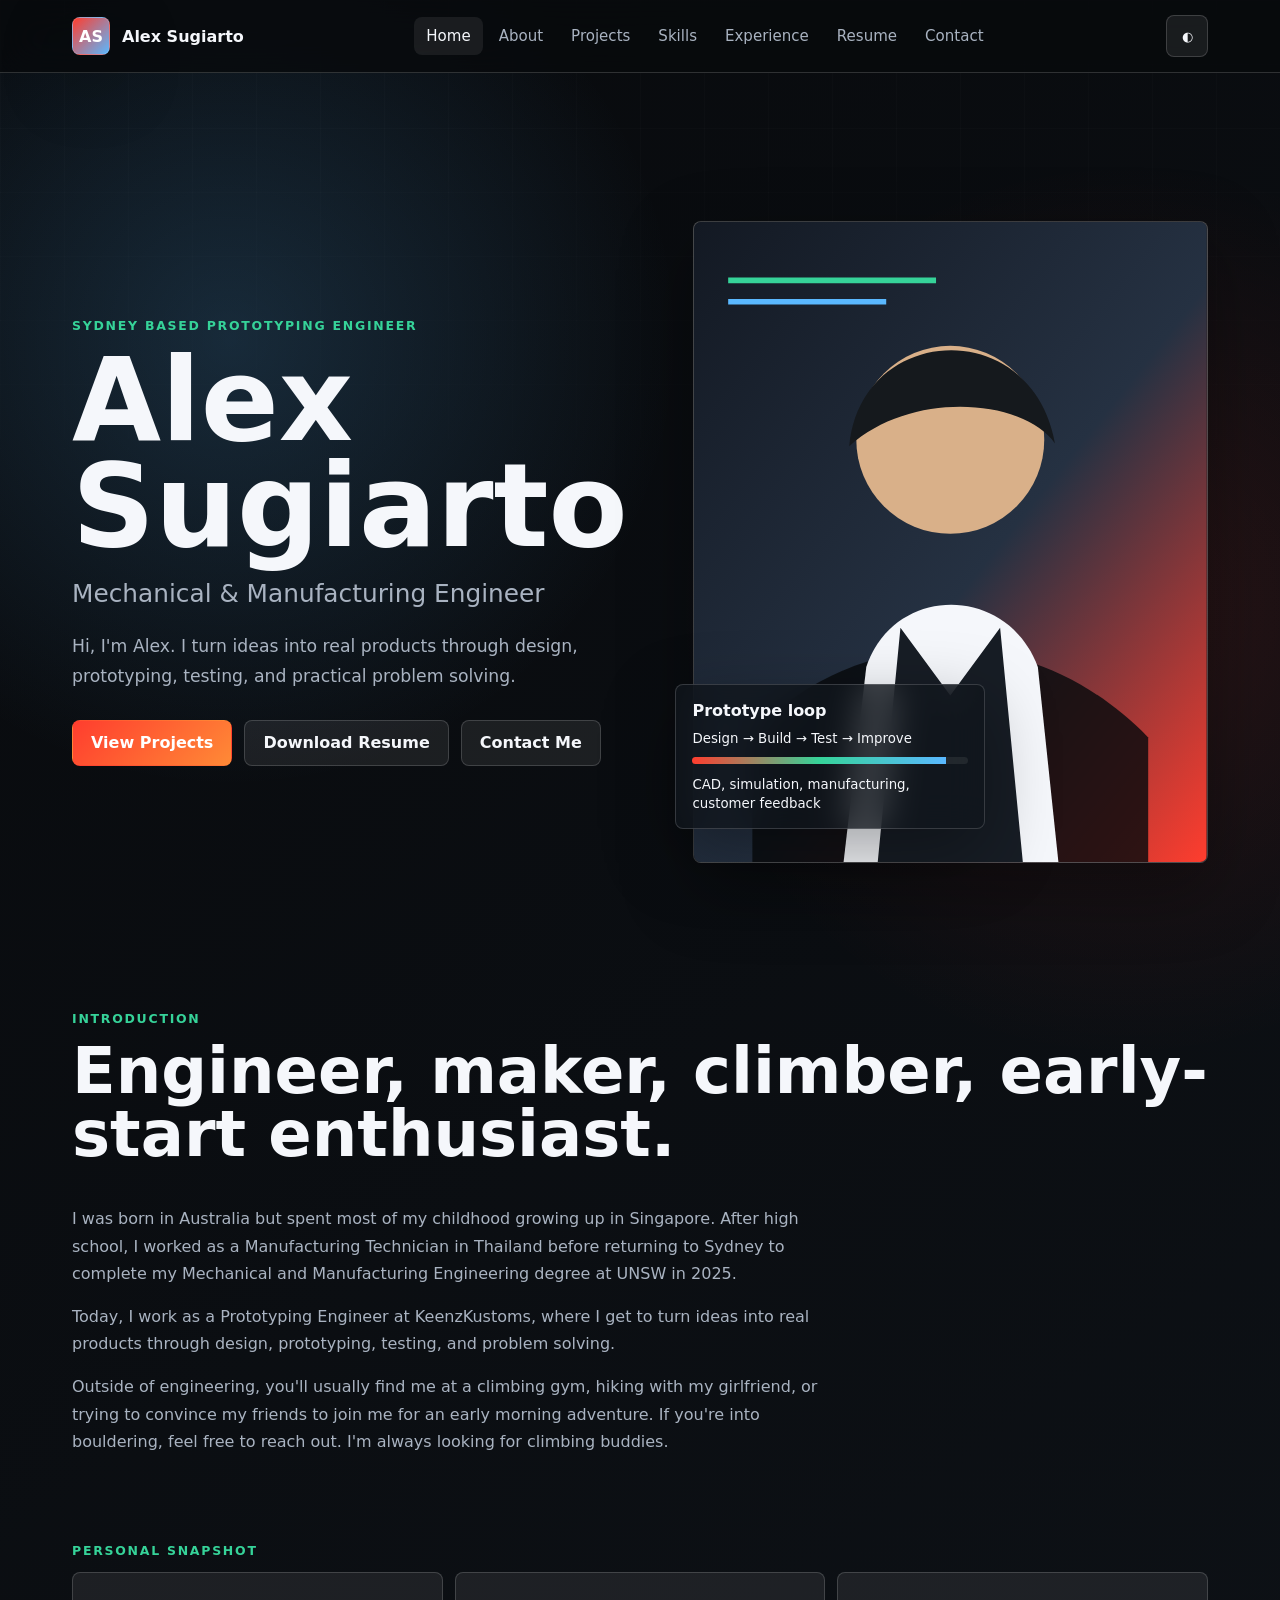
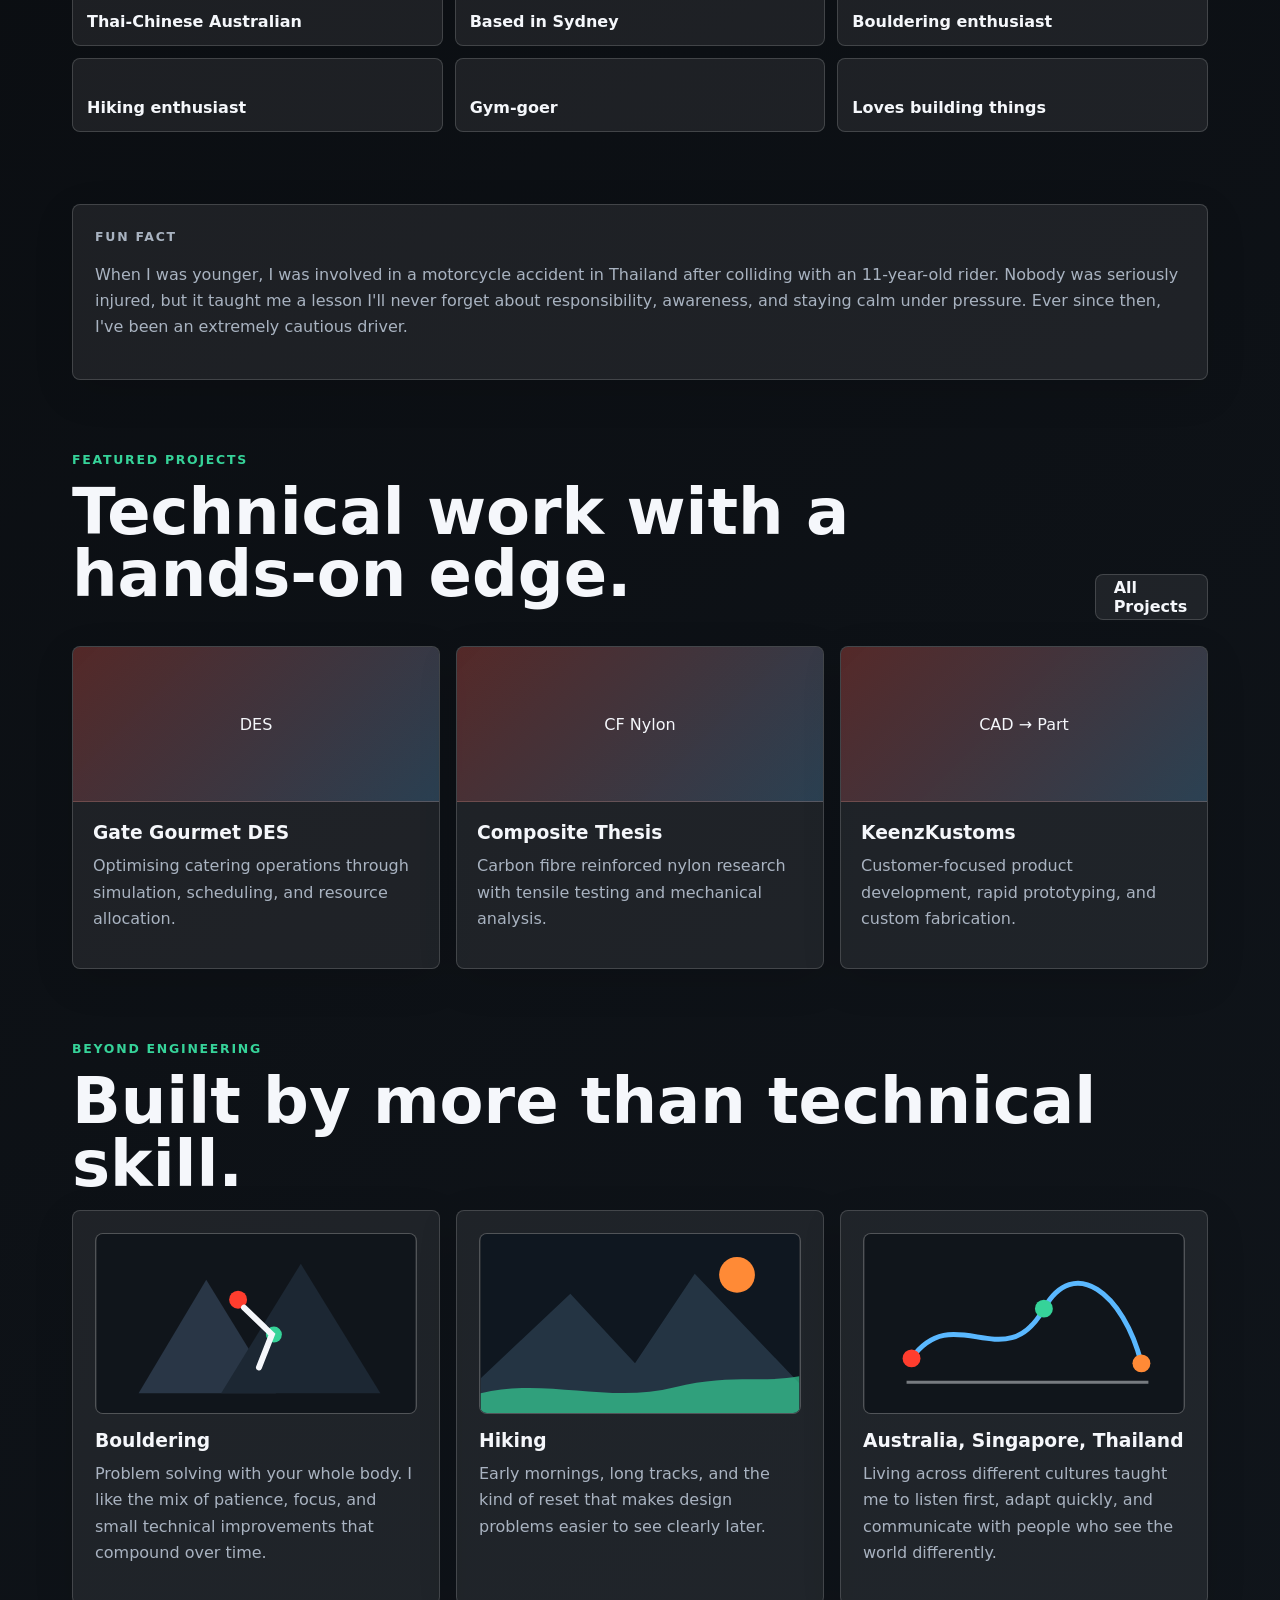
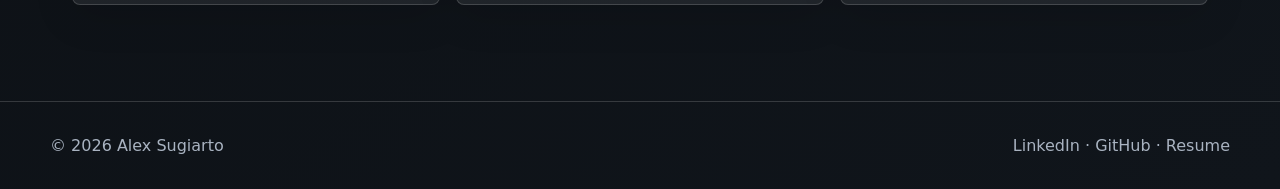
<file: index.html>
<!doctype html>
<html lang="en" data-theme="dark">
<head>
  <meta charset="utf-8">
  <meta name="viewport" content="width=device-width, initial-scale=1">
  <title>Alex Sugiarto | Mechanical & Manufacturing Engineer</title>
  <meta name="description" content="Mechanical and manufacturing engineering portfolio of Alex Sugiarto, prototyping engineer based in Sydney.">
  <link rel="manifest" href="assets/site.webmanifest">
  <link rel="stylesheet" href="assets/styles.css">
</head>
<body>
  <header class="site-header">
    <nav class="nav" aria-label="Main navigation">
      <a class="brand" href="index.html"><span class="brand-mark">AS</span><span>Alex Sugiarto</span></a>
      <div class="nav-links">
        <a class="active" href="index.html">Home</a>
        <a href="about.html">About</a>
        <a href="projects/index.html">Projects</a>
        <a href="skills.html">Skills</a>
        <a href="experience.html">Experience</a>
        <a href="resume.html">Resume</a>
        <a href="contact.html">Contact</a>
      </div>
      <div class="nav-actions">
        <button class="icon-btn" data-theme-toggle title="Toggle dark/light mode" aria-label="Toggle dark/light mode">◐</button>
        <button class="menu-btn" data-menu-toggle title="Open menu" aria-label="Open menu">☰</button>
      </div>
    </nav>
  </header>

  <main class="page">
    <section class="hero">
      <div class="reveal">
        <p class="eyebrow">Sydney based prototyping engineer</p>
        <h1>Alex Sugiarto</h1>
        <p class="title-line">Mechanical &amp; Manufacturing Engineer</p>
        <p class="lead">Hi, I'm Alex. I turn ideas into real products through design, prototyping, testing, and practical problem solving.</p>
        <div class="hero-actions">
          <a class="btn primary" href="projects/index.html">View Projects</a>
          <a class="btn" href="assets/Alex_Sugiarto_Resume.pdf" download>Download Resume</a>
          <a class="btn" href="contact.html">Contact Me</a>
        </div>
      </div>

      <div class="visual-stage reveal">
        <div class="portrait-card" aria-label="Professional photo placeholder">
          <svg viewBox="0 0 720 900" role="img" aria-label="Stylised professional portrait placeholder for Alex Sugiarto">
            <defs>
              <linearGradient id="heroGrad" x1="0" x2="1" y1="0" y2="1">
                <stop stop-color="#131923"/>
                <stop offset=".55" stop-color="#253142"/>
                <stop offset="1" stop-color="#ff3d2e"/>
              </linearGradient>
            </defs>
            <rect width="720" height="900" fill="url(#heroGrad)"/>
            <path d="M82 718 C226 570 466 548 638 724 L638 900 L82 900 Z" fill="#080a0d" opacity=".82"/>
            <circle cx="360" cy="306" r="132" fill="#d9b089"/>
            <path d="M218 315 C233 144 474 128 507 311 C464 249 307 235 218 315Z" fill="#15191d"/>
            <path d="M242 625 C280 510 439 507 483 625 L512 900 L210 900 Z" fill="#f5f7fb"/>
            <path d="M290 570 L360 665 L430 570 L462 900 L258 900 Z" fill="#171d25"/>
            <path d="M48 82 H340" stroke="#36d399" stroke-width="8"/>
            <path d="M48 112 H270" stroke="#5ab8ff" stroke-width="8"/>
          </svg>
        </div>
        <div class="telemetry">
          <strong>Prototype loop</strong>
          <small>Design → Build → Test → Improve</small>
          <div class="meter"><span style="--value: 92%"></span></div>
          <small>CAD, simulation, manufacturing, customer feedback</small>
        </div>
      </div>
    </section>

    <section class="section reveal">
      <div class="section-head">
        <div>
          <p class="eyebrow">Introduction</p>
          <h2>Engineer, maker, climber, early-start enthusiast.</h2>
        </div>
      </div>
      <p class="section-copy">I was born in Australia but spent most of my childhood growing up in Singapore. After high school, I worked as a Manufacturing Technician in Thailand before returning to Sydney to complete my Mechanical and Manufacturing Engineering degree at UNSW in 2025.</p>
      <p class="section-copy">Today, I work as a Prototyping Engineer at KeenzKustoms, where I get to turn ideas into real products through design, prototyping, testing, and problem solving.</p>
      <p class="section-copy">Outside of engineering, you'll usually find me at a climbing gym, hiking with my girlfriend, or trying to convince my friends to join me for an early morning adventure. If you're into bouldering, feel free to reach out. I'm always looking for climbing buddies.</p>
    </section>

    <section class="section reveal">
      <p class="eyebrow">Personal Snapshot</p>
      <div class="snapshot">
        <span>Thai-Chinese Australian</span>
        <span>Based in Sydney</span>
        <span>Bouldering enthusiast</span>
        <span>Hiking enthusiast</span>
        <span>Gym-goer</span>
        <span>Loves building things</span>
      </div>
    </section>

    <section class="section reveal">
      <div class="card">
        <p class="eyebrow">Fun Fact</p>
        <p>When I was younger, I was involved in a motorcycle accident in Thailand after colliding with an 11-year-old rider. Nobody was seriously injured, but it taught me a lesson I'll never forget about responsibility, awareness, and staying calm under pressure. Ever since then, I've been an extremely cautious driver.</p>
      </div>
    </section>

    <section class="section reveal">
      <div class="section-head">
        <div>
          <p class="eyebrow">Featured Projects</p>
          <h2>Technical work with a hands-on edge.</h2>
        </div>
        <a class="btn" href="projects/index.html">All Projects</a>
      </div>
      <div class="grid three">
        <a class="card project-card" href="projects/gate-gourmet-des.html"><div class="project-art">DES</div><div class="project-body"><h3>Gate Gourmet DES</h3><p>Optimising catering operations through simulation, scheduling, and resource allocation.</p></div></a>
        <a class="card project-card" href="projects/composite-thesis.html"><div class="project-art">CF Nylon</div><div class="project-body"><h3>Composite Thesis</h3><p>Carbon fibre reinforced nylon research with tensile testing and mechanical analysis.</p></div></a>
        <a class="card project-card" href="projects/keenzkustoms.html"><div class="project-art">CAD → Part</div><div class="project-body"><h3>KeenzKustoms</h3><p>Customer-focused product development, rapid prototyping, and custom fabrication.</p></div></a>
      </div>
    </section>

    <section class="section reveal">
      <p class="eyebrow">Beyond Engineering</p>
      <h2>Built by more than technical skill.</h2>
      <div class="grid three">
        <article class="card"><div class="mini-art"><svg viewBox="0 0 640 360" aria-label="Bouldering visual"><rect width="640" height="360" fill="#10151b"/><path d="M84 320 L220 92 L360 320 Z" fill="#293646"/><path d="M250 320 L410 60 L570 320 Z" fill="#1c2733"/><circle cx="284" cy="132" r="18" fill="#ff3d2e"/><circle cx="356" cy="202" r="16" fill="#36d399"/><path d="M296 148 L352 202 L326 268" stroke="#f5f7fb" stroke-width="12" fill="none" stroke-linecap="round"/></svg></div><h3>Bouldering</h3><p>Problem solving with your whole body. I like the mix of patience, focus, and small technical improvements that compound over time.</p></article>
        <article class="card"><div class="mini-art"><svg viewBox="0 0 640 360" aria-label="Hiking visual"><rect width="640" height="360" fill="#0f1720"/><path d="M0 290 L180 120 L310 260 L430 80 L640 300 L640 360 L0 360 Z" fill="#243443"/><path d="M0 320 C130 288 260 342 390 308 C500 280 570 300 640 286 L640 360 L0 360 Z" fill="#36d399" opacity=".68"/><circle cx="515" cy="82" r="36" fill="#ff8a36"/></svg></div><h3>Hiking</h3><p>Early mornings, long tracks, and the kind of reset that makes design problems easier to see clearly later.</p></article>
        <article class="card"><div class="mini-art"><svg viewBox="0 0 640 360" aria-label="Australia Singapore Thailand travel visual"><rect width="640" height="360" fill="#10151b"/><path d="M94 250 C180 130 282 290 360 150 C420 42 520 118 556 260" fill="none" stroke="#5ab8ff" stroke-width="10"/><circle cx="94" cy="250" r="18" fill="#ff3d2e"/><circle cx="360" cy="150" r="18" fill="#36d399"/><circle cx="556" cy="260" r="18" fill="#ff8a36"/><path d="M84 298 H570" stroke="#f5f7fb" stroke-width="6" opacity=".45"/></svg></div><h3>Australia, Singapore, Thailand</h3><p>Living across different cultures taught me to listen first, adapt quickly, and communicate with people who see the world differently.</p></article>
      </div>
    </section>
  </main>

  <footer class="footer">
    <div class="footer-inner">
      <span>© 2026 Alex Sugiarto</span>
      <span><a href="https://linkedin.com/in/alexsugiarto">LinkedIn</a> · <a href="https://github.com/alexsugiarto">GitHub</a> · <a href="assets/Alex_Sugiarto_Resume.pdf">Resume</a></span>
    </div>
  </footer>
  <script src="assets/main.js"></script>
</body>
</html>
</file>
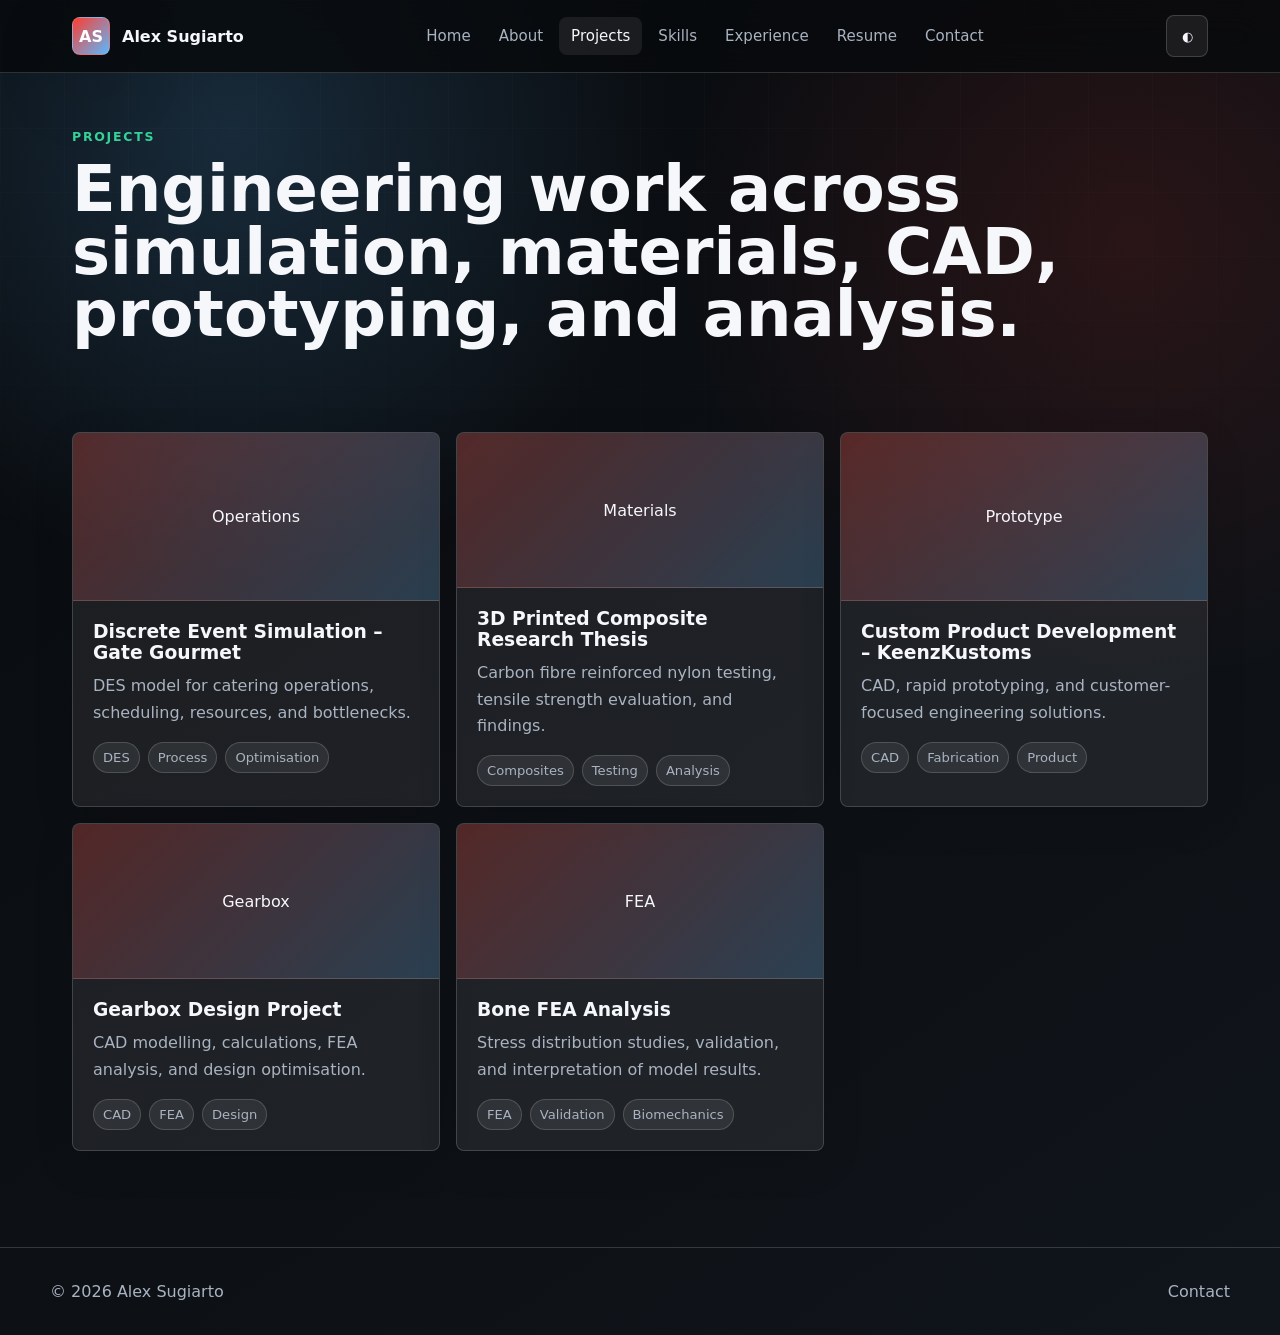
<file: projects/index.html>
<!doctype html>
<html lang="en" data-theme="dark">
<head><meta charset="utf-8"><meta name="viewport" content="width=device-width, initial-scale=1"><title>Projects | Alex Sugiarto</title><link rel="stylesheet" href="../assets/styles.css"></head>
<body>
  <header class="site-header"><nav class="nav"><a class="brand" href="../index.html"><span class="brand-mark">AS</span><span>Alex Sugiarto</span></a><div class="nav-links"><a href="../index.html">Home</a><a href="../about.html">About</a><a class="active" href="index.html">Projects</a><a href="../skills.html">Skills</a><a href="../experience.html">Experience</a><a href="../resume.html">Resume</a><a href="../contact.html">Contact</a></div><div class="nav-actions"><button class="icon-btn" data-theme-toggle aria-label="Toggle theme">◐</button><button class="menu-btn" data-menu-toggle aria-label="Open menu">☰</button></div></nav></header>
  <main class="page">
    <p class="eyebrow reveal">Projects</p><h1 class="page-title reveal">Engineering work across simulation, materials, CAD, prototyping, and analysis.</h1>
    <section class="section reveal grid three">
      <a class="card project-card" href="gate-gourmet-des.html"><div class="project-art">Operations</div><div class="project-body"><h3>Discrete Event Simulation – Gate Gourmet</h3><p>DES model for catering operations, scheduling, resources, and bottlenecks.</p><div class="tag-list"><span class="tag">DES</span><span class="tag">Process</span><span class="tag">Optimisation</span></div></div></a>
      <a class="card project-card" href="composite-thesis.html"><div class="project-art">Materials</div><div class="project-body"><h3>3D Printed Composite Research Thesis</h3><p>Carbon fibre reinforced nylon testing, tensile strength evaluation, and findings.</p><div class="tag-list"><span class="tag">Composites</span><span class="tag">Testing</span><span class="tag">Analysis</span></div></div></a>
      <a class="card project-card" href="keenzkustoms.html"><div class="project-art">Prototype</div><div class="project-body"><h3>Custom Product Development – KeenzKustoms</h3><p>CAD, rapid prototyping, and customer-focused engineering solutions.</p><div class="tag-list"><span class="tag">CAD</span><span class="tag">Fabrication</span><span class="tag">Product</span></div></div></a>
      <a class="card project-card" href="gearbox-design.html"><div class="project-art">Gearbox</div><div class="project-body"><h3>Gearbox Design Project</h3><p>CAD modelling, calculations, FEA analysis, and design optimisation.</p><div class="tag-list"><span class="tag">CAD</span><span class="tag">FEA</span><span class="tag">Design</span></div></div></a>
      <a class="card project-card" href="bone-fea.html"><div class="project-art">FEA</div><div class="project-body"><h3>Bone FEA Analysis</h3><p>Stress distribution studies, validation, and interpretation of model results.</p><div class="tag-list"><span class="tag">FEA</span><span class="tag">Validation</span><span class="tag">Biomechanics</span></div></div></a>
    </section>
  </main>
  <footer class="footer"><div class="footer-inner"><span>© 2026 Alex Sugiarto</span><span><a href="../contact.html">Contact</a></span></div></footer><script src="../assets/main.js"></script>
</body></html>
</file>
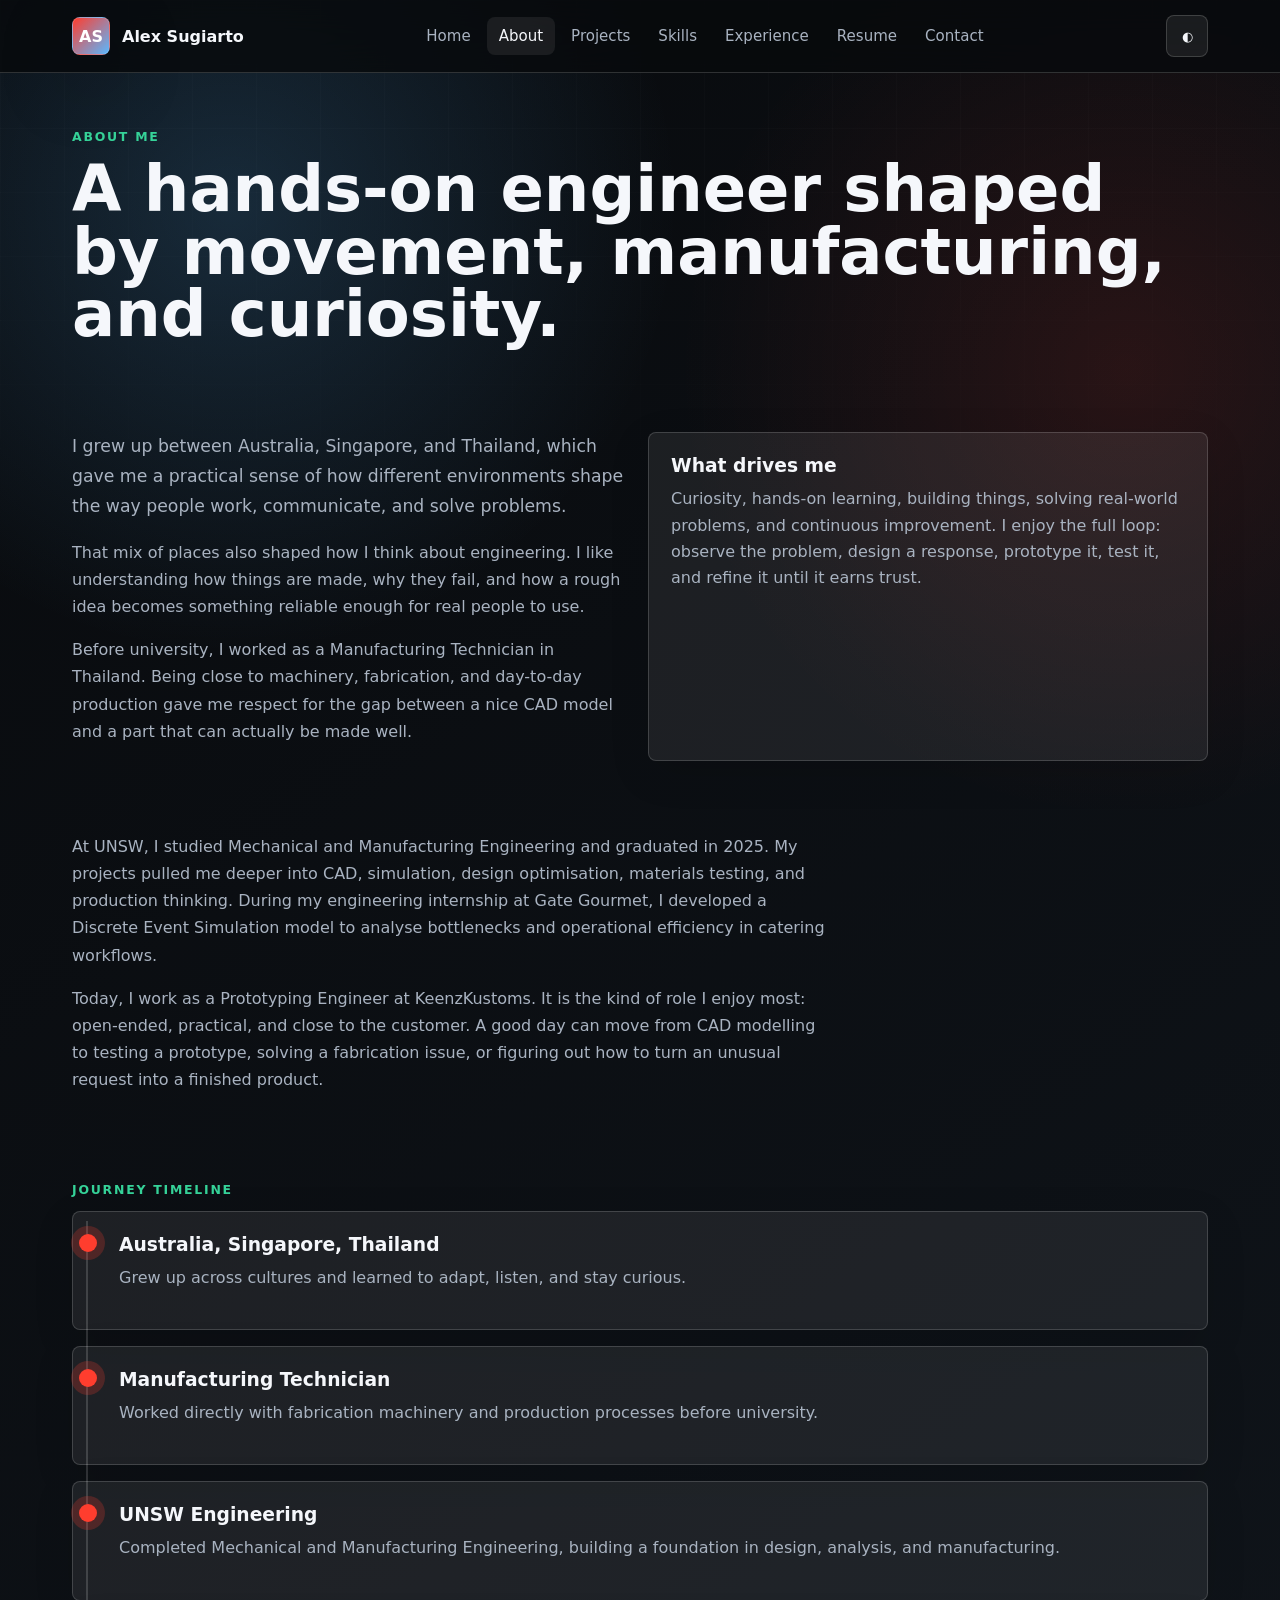
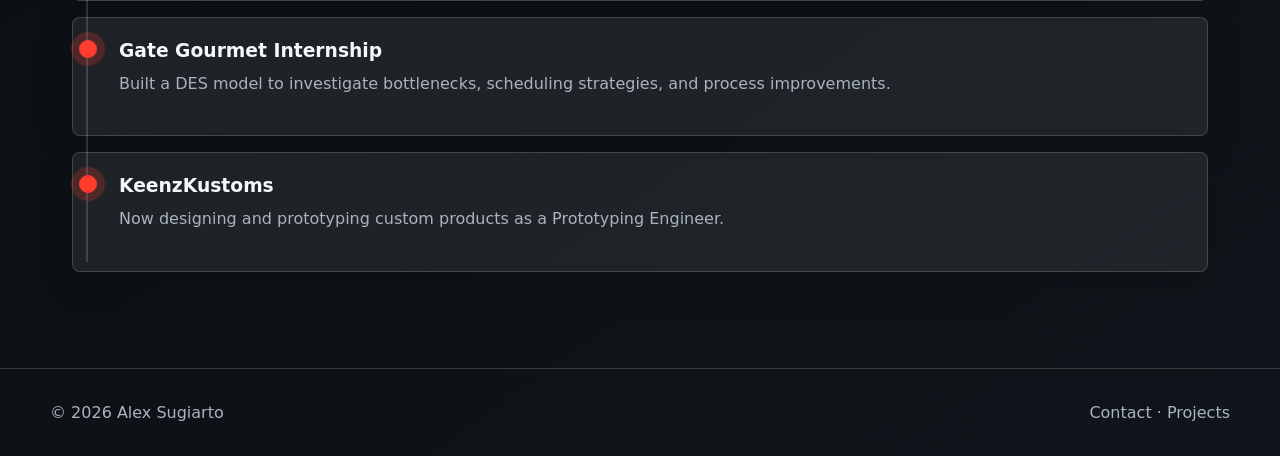
<file: about.html>
<!doctype html>
<html lang="en" data-theme="dark">
<head>
  <meta charset="utf-8"><meta name="viewport" content="width=device-width, initial-scale=1">
  <title>About | Alex Sugiarto</title>
  <link rel="stylesheet" href="assets/styles.css">
</head>
<body>
  <header class="site-header"><nav class="nav"><a class="brand" href="index.html"><span class="brand-mark">AS</span><span>Alex Sugiarto</span></a><div class="nav-links"><a href="index.html">Home</a><a class="active" href="about.html">About</a><a href="projects/index.html">Projects</a><a href="skills.html">Skills</a><a href="experience.html">Experience</a><a href="resume.html">Resume</a><a href="contact.html">Contact</a></div><div class="nav-actions"><button class="icon-btn" data-theme-toggle aria-label="Toggle theme">◐</button><button class="menu-btn" data-menu-toggle aria-label="Open menu">☰</button></div></nav></header>
  <main class="page">
    <p class="eyebrow reveal">About Me</p>
    <h1 class="page-title reveal">A hands-on engineer shaped by movement, manufacturing, and curiosity.</h1>
    <section class="grid two section reveal">
      <div>
        <p class="lead">I grew up between Australia, Singapore, and Thailand, which gave me a practical sense of how different environments shape the way people work, communicate, and solve problems.</p>
        <p class="section-copy">That mix of places also shaped how I think about engineering. I like understanding how things are made, why they fail, and how a rough idea becomes something reliable enough for real people to use.</p>
        <p class="section-copy">Before university, I worked as a Manufacturing Technician in Thailand. Being close to machinery, fabrication, and day-to-day production gave me respect for the gap between a nice CAD model and a part that can actually be made well.</p>
      </div>
      <div class="card">
        <h3>What drives me</h3>
        <p>Curiosity, hands-on learning, building things, solving real-world problems, and continuous improvement. I enjoy the full loop: observe the problem, design a response, prototype it, test it, and refine it until it earns trust.</p>
      </div>
    </section>

    <section class="section reveal">
      <p class="section-copy">At UNSW, I studied Mechanical and Manufacturing Engineering and graduated in 2025. My projects pulled me deeper into CAD, simulation, design optimisation, materials testing, and production thinking. During my engineering internship at Gate Gourmet, I developed a Discrete Event Simulation model to analyse bottlenecks and operational efficiency in catering workflows.</p>
      <p class="section-copy">Today, I work as a Prototyping Engineer at KeenzKustoms. It is the kind of role I enjoy most: open-ended, practical, and close to the customer. A good day can move from CAD modelling to testing a prototype, solving a fabrication issue, or figuring out how to turn an unusual request into a finished product.</p>
    </section>

    <section class="section reveal">
      <p class="eyebrow">Journey Timeline</p>
      <div class="timeline">
        <article class="timeline-item card"><h3>Australia, Singapore, Thailand</h3><p>Grew up across cultures and learned to adapt, listen, and stay curious.</p></article>
        <article class="timeline-item card"><h3>Manufacturing Technician</h3><p>Worked directly with fabrication machinery and production processes before university.</p></article>
        <article class="timeline-item card"><h3>UNSW Engineering</h3><p>Completed Mechanical and Manufacturing Engineering, building a foundation in design, analysis, and manufacturing.</p></article>
        <article class="timeline-item card"><h3>Gate Gourmet Internship</h3><p>Built a DES model to investigate bottlenecks, scheduling strategies, and process improvements.</p></article>
        <article class="timeline-item card"><h3>KeenzKustoms</h3><p>Now designing and prototyping custom products as a Prototyping Engineer.</p></article>
      </div>
    </section>
  </main>
  <footer class="footer"><div class="footer-inner"><span>© 2026 Alex Sugiarto</span><span><a href="contact.html">Contact</a> · <a href="projects/index.html">Projects</a></span></div></footer>
  <script src="assets/main.js"></script>
</body>
</html>
</file>
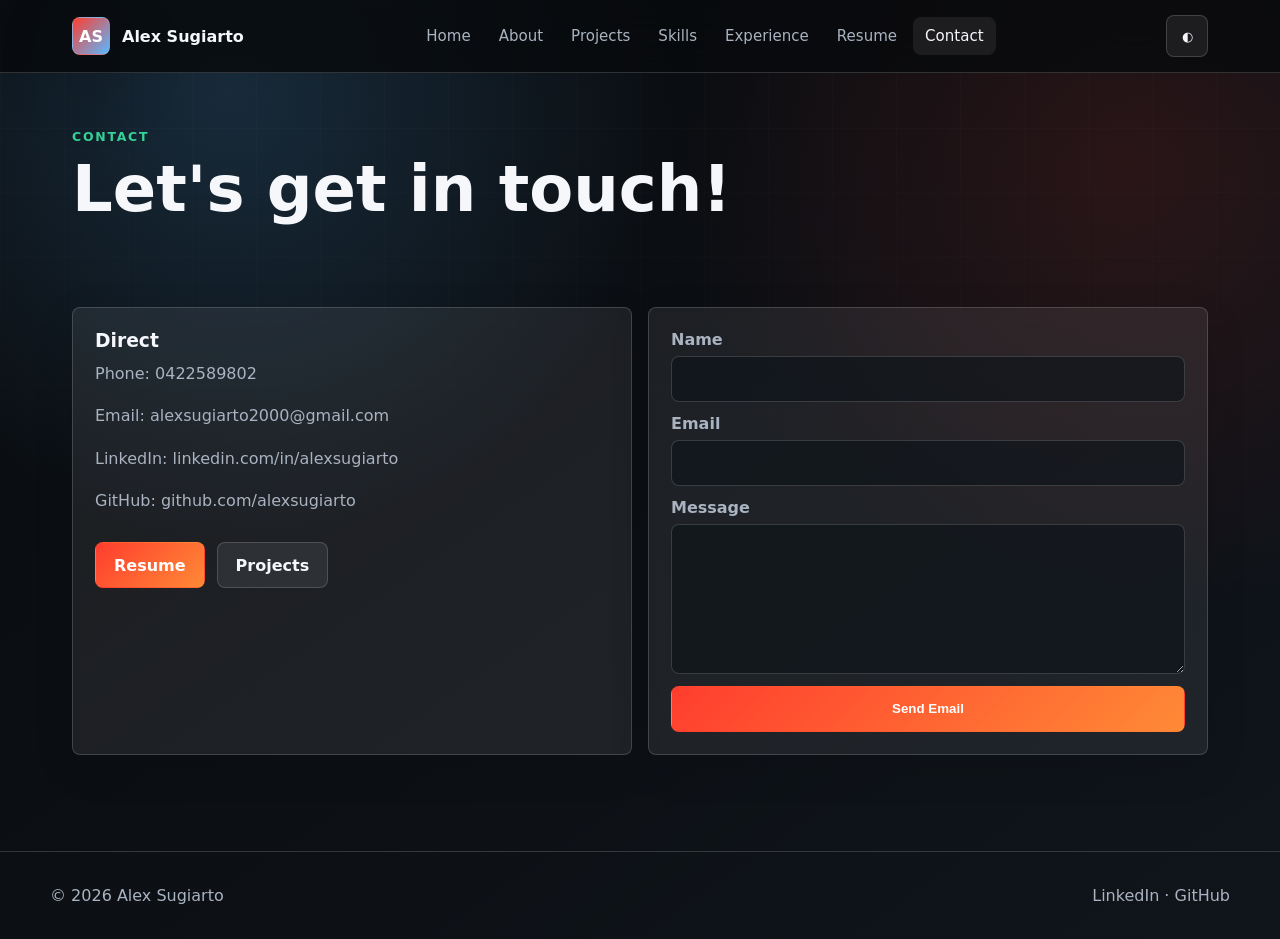
<file: contact.html>
<!doctype html>
<html lang="en" data-theme="dark">
<head><meta charset="utf-8"><meta name="viewport" content="width=device-width, initial-scale=1"><title>Contact | Alex Sugiarto</title><link rel="stylesheet" href="assets/styles.css"></head>
<body>
  <header class="site-header"><nav class="nav"><a class="brand" href="index.html"><span class="brand-mark">AS</span><span>Alex Sugiarto</span></a><div class="nav-links"><a href="index.html">Home</a><a href="about.html">About</a><a href="projects/index.html">Projects</a><a href="skills.html">Skills</a><a href="experience.html">Experience</a><a href="resume.html">Resume</a><a class="active" href="contact.html">Contact</a></div><div class="nav-actions"><button class="icon-btn" data-theme-toggle aria-label="Toggle theme">◐</button><button class="menu-btn" data-menu-toggle aria-label="Open menu">☰</button></div></nav></header>
  <main class="page">
    <p class="eyebrow reveal">Contact</p><h1 class="page-title reveal">Let's get in touch!</h1>
    <section class="grid two section reveal">
      <div class="card">
        <h3>Direct</h3>
        <p>Phone: <a href="tel:+61422589802">0422589802</a></p>
        <p>Email: <a href="mailto:alexsugiarto2000@gmail.com">alexsugiarto2000@gmail.com</a></p>
        <p>LinkedIn: <a href="https://linkedin.com/in/alexsugiarto">linkedin.com/in/alexsugiarto</a></p>
        <p>GitHub: <a href="https://github.com/alexsugiarto">github.com/alexsugiarto</a></p>
        <div class="button-row"><a class="btn primary" href="assets/Alex_Sugiarto_Resume.pdf" download>Resume</a><a class="btn" href="projects/index.html">Projects</a></div>
      </div>
      <form class="card contact-form" data-contact-form>
        <label class="field">Name<input name="name" autocomplete="name" required></label>
        <label class="field">Email<input name="email" type="email" autocomplete="email" required></label>
        <label class="field">Message<textarea name="message" required></textarea></label>
        <button class="btn primary" type="submit">Send Email</button>
      </form>
    </section>
  </main>
  <footer class="footer"><div class="footer-inner"><span>© 2026 Alex Sugiarto</span><span><a href="https://linkedin.com/in/alexsugiarto">LinkedIn</a> · <a href="https://github.com/alexsugiarto">GitHub</a></span></div></footer><script src="assets/main.js"></script>
</body></html>
</file>
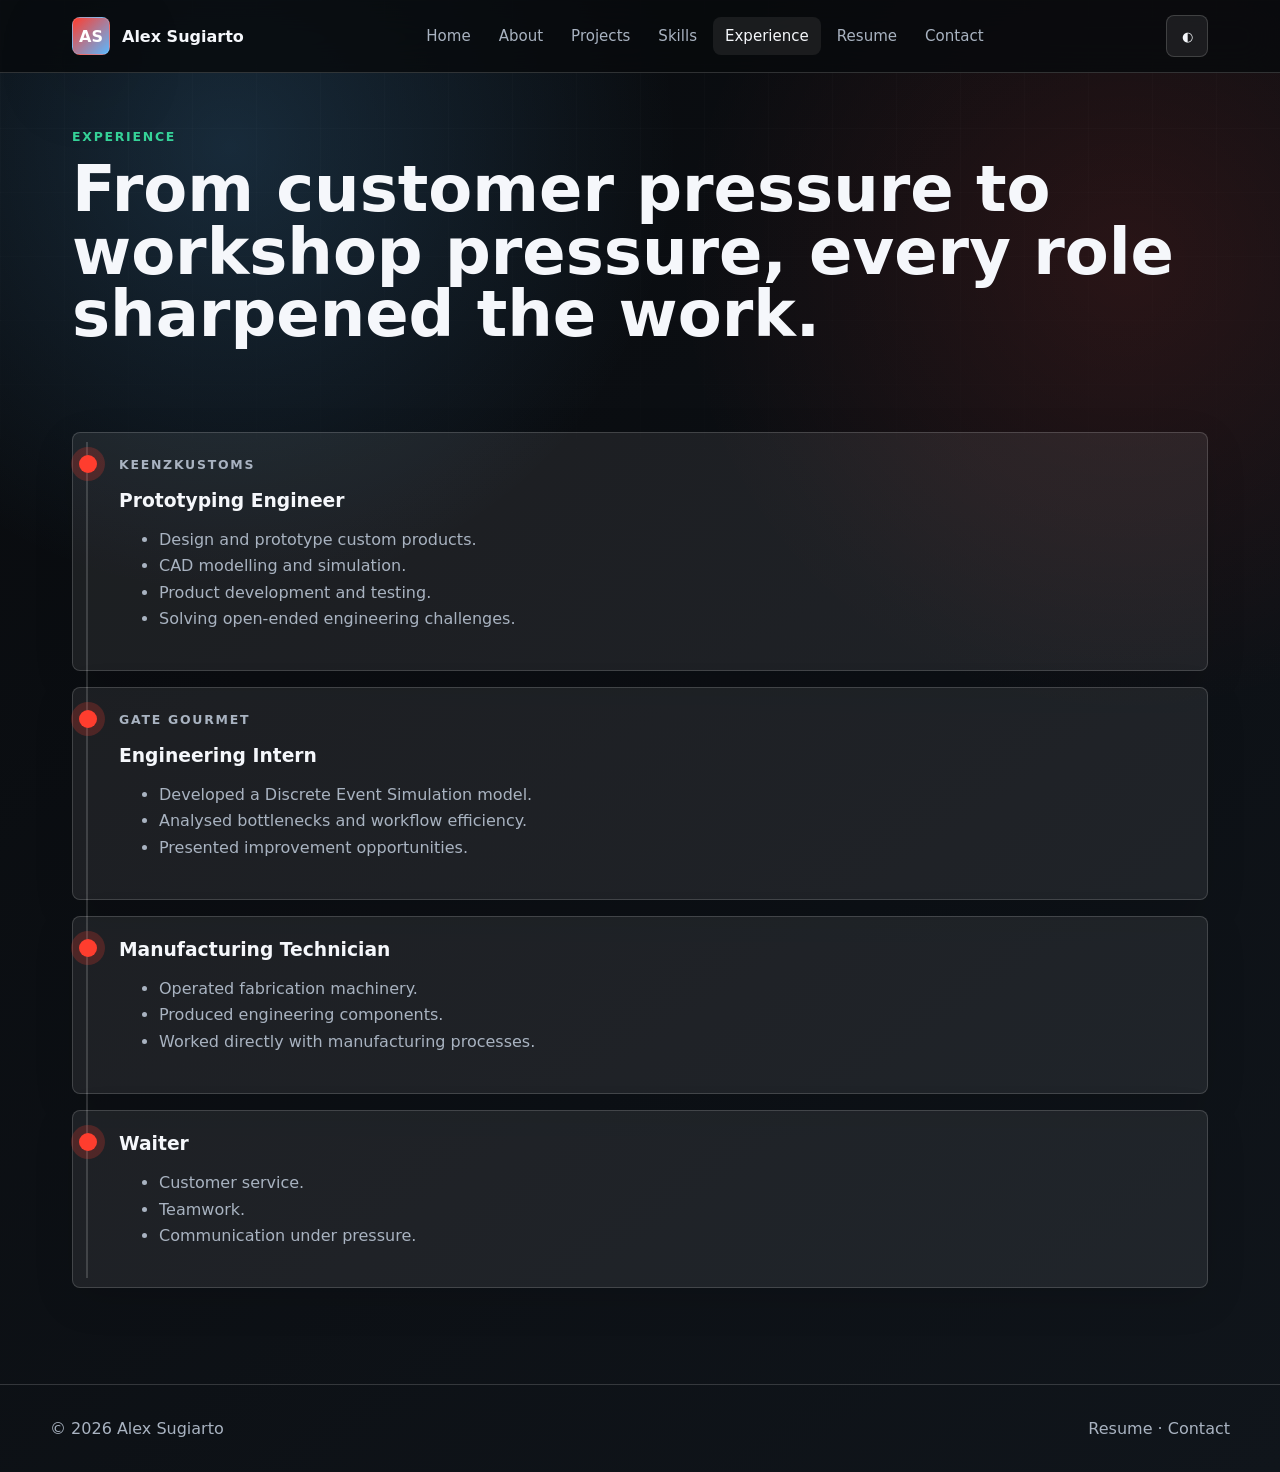
<file: experience.html>
<!doctype html>
<html lang="en" data-theme="dark">
<head><meta charset="utf-8"><meta name="viewport" content="width=device-width, initial-scale=1"><title>Experience | Alex Sugiarto</title><link rel="stylesheet" href="assets/styles.css"></head>
<body>
  <header class="site-header"><nav class="nav"><a class="brand" href="index.html"><span class="brand-mark">AS</span><span>Alex Sugiarto</span></a><div class="nav-links"><a href="index.html">Home</a><a href="about.html">About</a><a href="projects/index.html">Projects</a><a href="skills.html">Skills</a><a class="active" href="experience.html">Experience</a><a href="resume.html">Resume</a><a href="contact.html">Contact</a></div><div class="nav-actions"><button class="icon-btn" data-theme-toggle aria-label="Toggle theme">◐</button><button class="menu-btn" data-menu-toggle aria-label="Open menu">☰</button></div></nav></header>
  <main class="page">
    <p class="eyebrow reveal">Experience</p><h1 class="page-title reveal">From customer pressure to workshop pressure, every role sharpened the work.</h1>
    <section class="section reveal">
      <div class="timeline">
        <article class="timeline-item card"><p class="eyebrow">KeenzKustoms</p><h3>Prototyping Engineer</h3><ul><li>Design and prototype custom products.</li><li>CAD modelling and simulation.</li><li>Product development and testing.</li><li>Solving open-ended engineering challenges.</li></ul></article>
        <article class="timeline-item card"><p class="eyebrow">Gate Gourmet</p><h3>Engineering Intern</h3><ul><li>Developed a Discrete Event Simulation model.</li><li>Analysed bottlenecks and workflow efficiency.</li><li>Presented improvement opportunities.</li></ul></article>
        <article class="timeline-item card"><h3>Manufacturing Technician</h3><ul><li>Operated fabrication machinery.</li><li>Produced engineering components.</li><li>Worked directly with manufacturing processes.</li></ul></article>
        <article class="timeline-item card"><h3>Waiter</h3><ul><li>Customer service.</li><li>Teamwork.</li><li>Communication under pressure.</li></ul></article>
      </div>
    </section>
  </main>
  <footer class="footer"><div class="footer-inner"><span>© 2026 Alex Sugiarto</span><span><a href="resume.html">Resume</a> · <a href="contact.html">Contact</a></span></div></footer><script src="assets/main.js"></script>
</body></html>
</file>
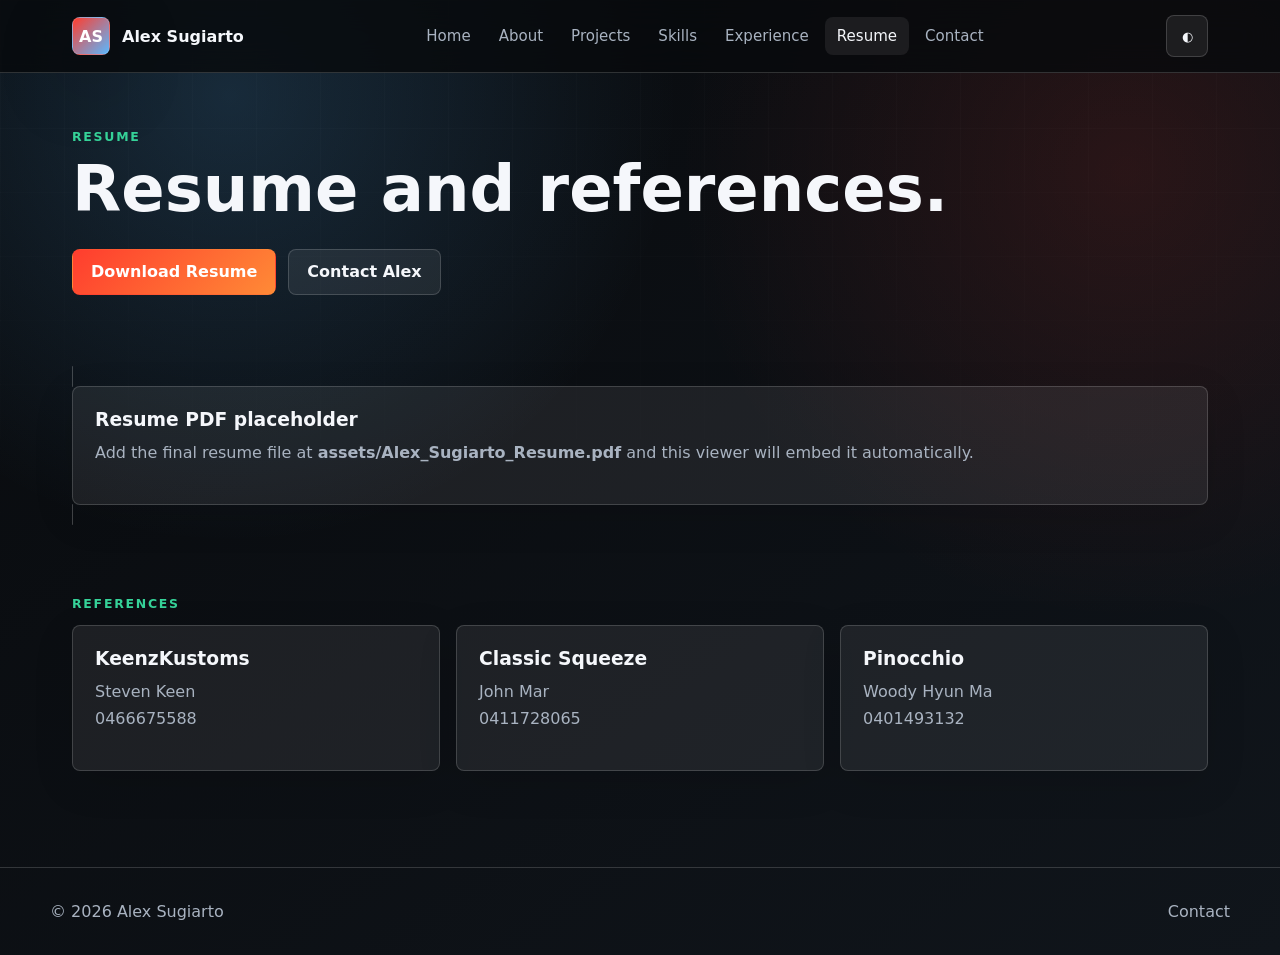
<file: resume.html>
<!doctype html>
<html lang="en" data-theme="dark">
<head><meta charset="utf-8"><meta name="viewport" content="width=device-width, initial-scale=1"><title>Resume | Alex Sugiarto</title><link rel="stylesheet" href="assets/styles.css"></head>
<body>
  <header class="site-header"><nav class="nav"><a class="brand" href="index.html"><span class="brand-mark">AS</span><span>Alex Sugiarto</span></a><div class="nav-links"><a href="index.html">Home</a><a href="about.html">About</a><a href="projects/index.html">Projects</a><a href="skills.html">Skills</a><a href="experience.html">Experience</a><a class="active" href="resume.html">Resume</a><a href="contact.html">Contact</a></div><div class="nav-actions"><button class="icon-btn" data-theme-toggle aria-label="Toggle theme">◐</button><button class="menu-btn" data-menu-toggle aria-label="Open menu">☰</button></div></nav></header>
  <main class="page">
    <p class="eyebrow reveal">Resume</p><h1 class="page-title reveal">Resume and references.</h1>
    <div class="button-row reveal"><a class="btn primary" href="assets/Alex_Sugiarto_Resume.pdf" download>Download Resume</a><a class="btn" href="contact.html">Contact Alex</a></div>
    <section class="section reveal">
      <object class="resume-frame" data="assets/Alex_Sugiarto_Resume.pdf" type="application/pdf">
        <div class="card"><h3>Resume PDF placeholder</h3><p>Add the final resume file at <strong>assets/Alex_Sugiarto_Resume.pdf</strong> and this viewer will embed it automatically.</p></div>
      </object>
    </section>
    <section class="section reveal">
      <p class="eyebrow">References</p>
      <div class="grid three">
        <article class="card"><h3>KeenzKustoms</h3><p>Steven Keen<br>0466675588</p></article>
        <article class="card"><h3>Classic Squeeze</h3><p>John Mar<br>0411728065</p></article>
        <article class="card"><h3>Pinocchio</h3><p>Woody Hyun Ma<br>0401493132</p></article>
      </div>
    </section>
  </main>
  <footer class="footer"><div class="footer-inner"><span>© 2026 Alex Sugiarto</span><span><a href="contact.html">Contact</a></span></div></footer><script src="assets/main.js"></script>
</body></html>
</file>
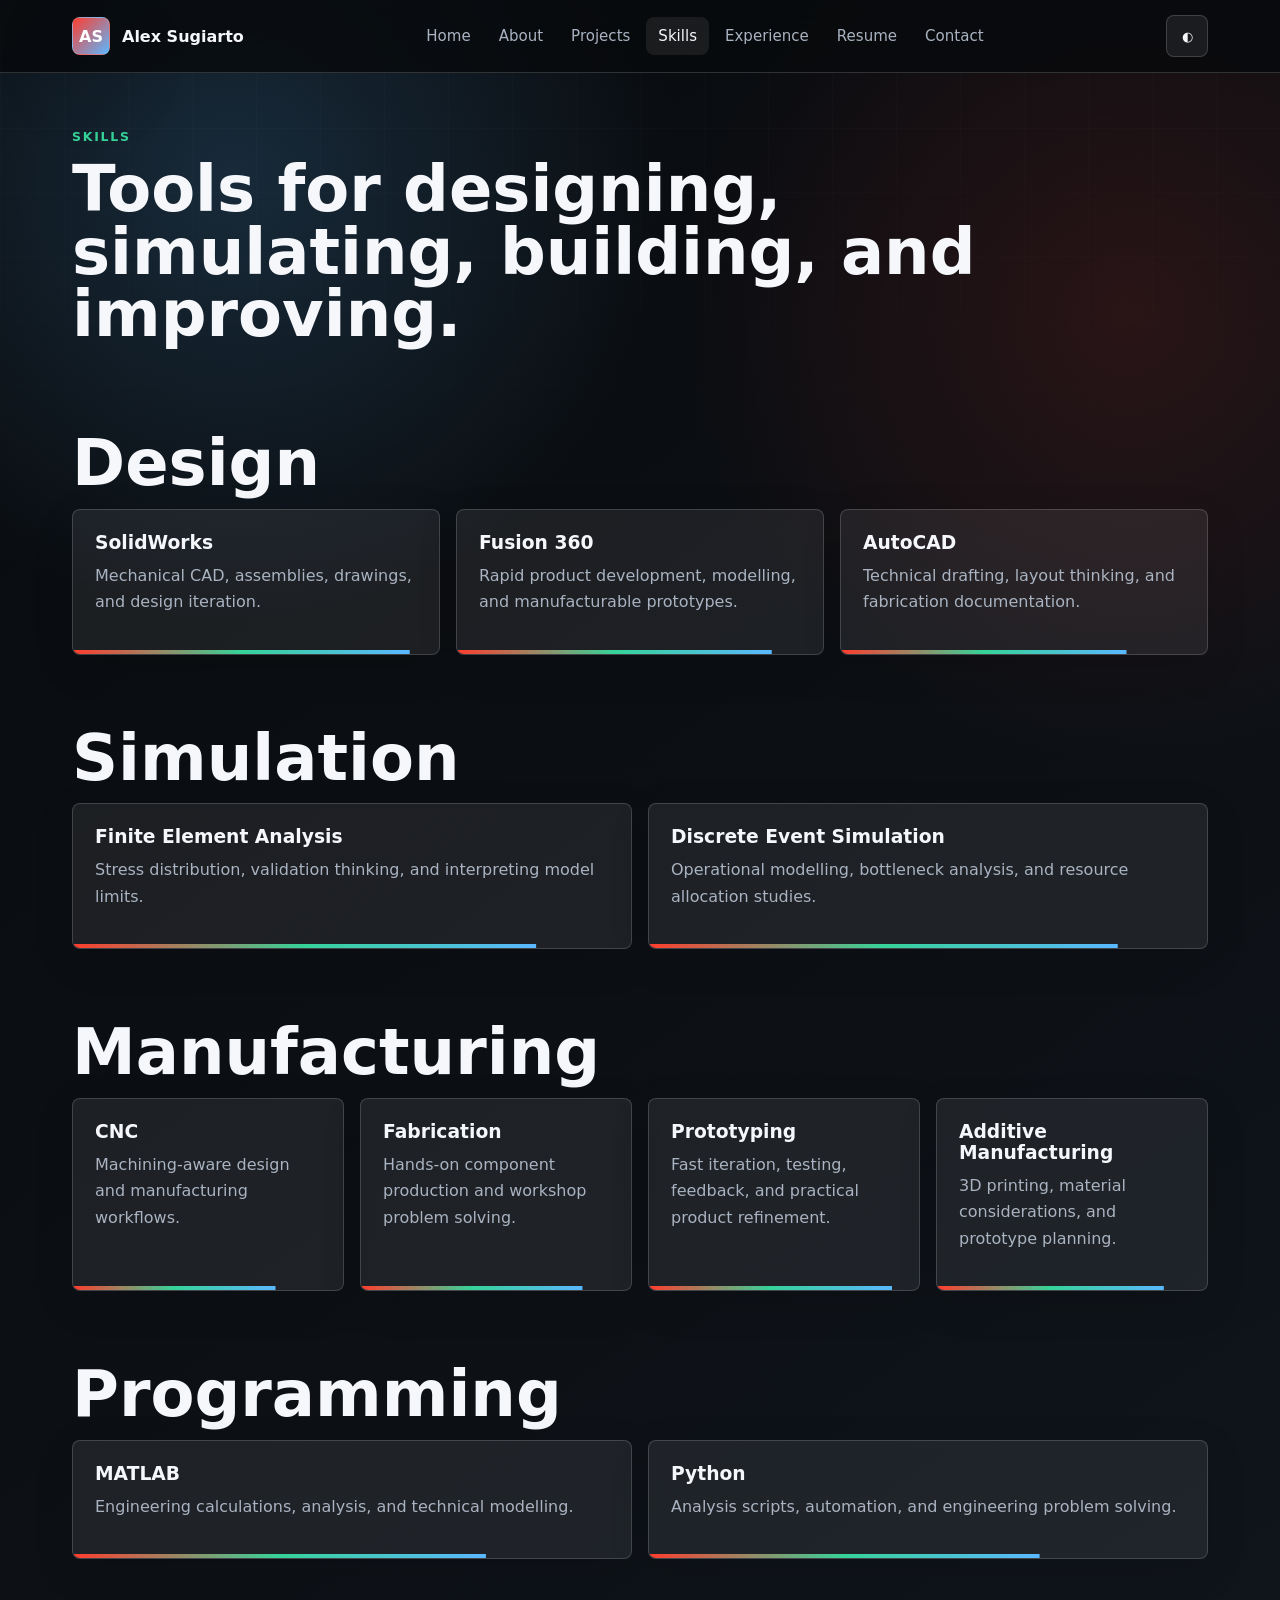
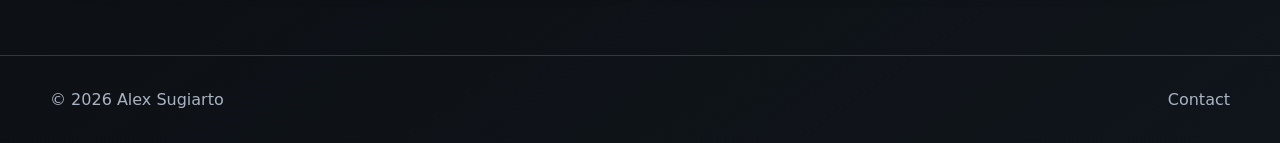
<file: skills.html>
<!doctype html>
<html lang="en" data-theme="dark">
<head><meta charset="utf-8"><meta name="viewport" content="width=device-width, initial-scale=1"><title>Skills | Alex Sugiarto</title><link rel="stylesheet" href="assets/styles.css"></head>
<body>
  <header class="site-header"><nav class="nav"><a class="brand" href="index.html"><span class="brand-mark">AS</span><span>Alex Sugiarto</span></a><div class="nav-links"><a href="index.html">Home</a><a href="about.html">About</a><a href="projects/index.html">Projects</a><a class="active" href="skills.html">Skills</a><a href="experience.html">Experience</a><a href="resume.html">Resume</a><a href="contact.html">Contact</a></div><div class="nav-actions"><button class="icon-btn" data-theme-toggle aria-label="Toggle theme">◐</button><button class="menu-btn" data-menu-toggle aria-label="Open menu">☰</button></div></nav></header>
  <main class="page">
    <p class="eyebrow reveal">Skills</p><h1 class="page-title reveal">Tools for designing, simulating, building, and improving.</h1>
    <section class="section reveal"><h2>Design</h2><div class="grid three"><article class="card skill-card" style="--level:.92"><h3>SolidWorks</h3><p>Mechanical CAD, assemblies, drawings, and design iteration.</p></article><article class="card skill-card" style="--level:.86"><h3>Fusion 360</h3><p>Rapid product development, modelling, and manufacturable prototypes.</p></article><article class="card skill-card" style="--level:.78"><h3>AutoCAD</h3><p>Technical drafting, layout thinking, and fabrication documentation.</p></article></div></section>
    <section class="section reveal"><h2>Simulation</h2><div class="grid two"><article class="card skill-card" style="--level:.83"><h3>Finite Element Analysis</h3><p>Stress distribution, validation thinking, and interpreting model limits.</p></article><article class="card skill-card" style="--level:.84"><h3>Discrete Event Simulation</h3><p>Operational modelling, bottleneck analysis, and resource allocation studies.</p></article></div></section>
    <section class="section reveal"><h2>Manufacturing</h2><div class="grid four"><article class="card skill-card" style="--level:.75"><h3>CNC</h3><p>Machining-aware design and manufacturing workflows.</p></article><article class="card skill-card" style="--level:.82"><h3>Fabrication</h3><p>Hands-on component production and workshop problem solving.</p></article><article class="card skill-card" style="--level:.9"><h3>Prototyping</h3><p>Fast iteration, testing, feedback, and practical product refinement.</p></article><article class="card skill-card" style="--level:.84"><h3>Additive Manufacturing</h3><p>3D printing, material considerations, and prototype planning.</p></article></div></section>
    <section class="section reveal"><h2>Programming</h2><div class="grid two"><article class="card skill-card" style="--level:.74"><h3>MATLAB</h3><p>Engineering calculations, analysis, and technical modelling.</p></article><article class="card skill-card" style="--level:.7"><h3>Python</h3><p>Analysis scripts, automation, and engineering problem solving.</p></article></div></section>
  </main>
  <footer class="footer"><div class="footer-inner"><span>© 2026 Alex Sugiarto</span><span><a href="contact.html">Contact</a></span></div></footer><script src="assets/main.js"></script>
</body></html>
</file>
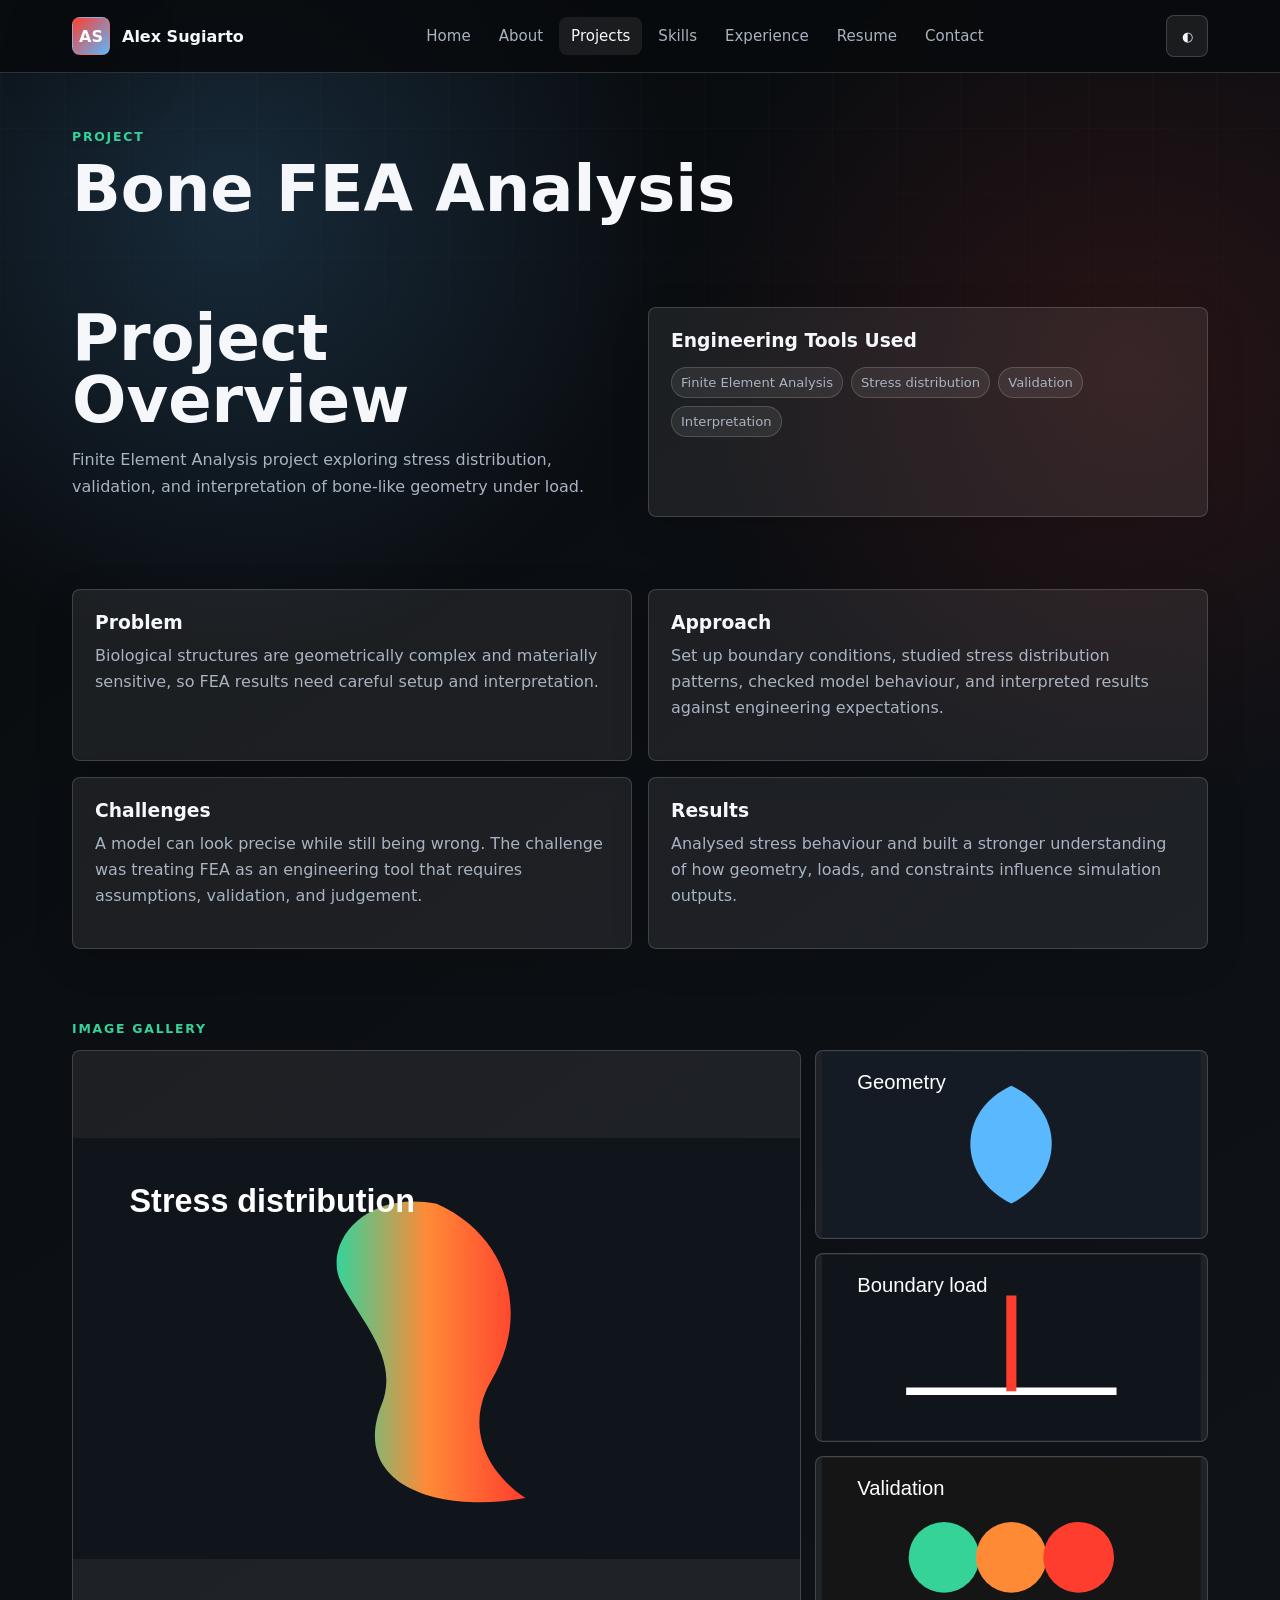
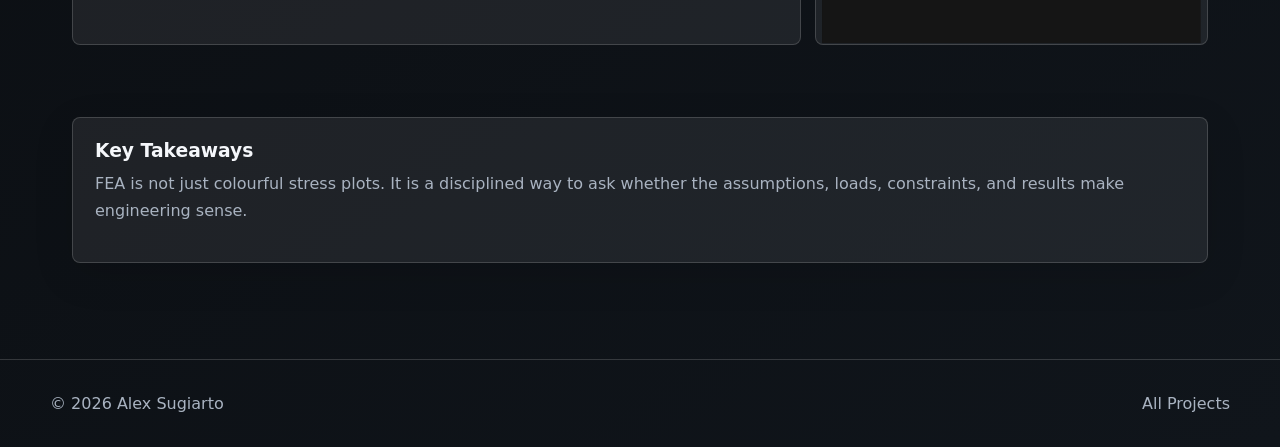
<file: projects/bone-fea.html>
<!doctype html>
<html lang="en" data-theme="dark">
<head><meta charset="utf-8"><meta name="viewport" content="width=device-width, initial-scale=1"><title>Bone FEA Analysis | Alex Sugiarto</title><link rel="stylesheet" href="../assets/styles.css"></head>
<body><header class="site-header"><nav class="nav"><a class="brand" href="../index.html"><span class="brand-mark">AS</span><span>Alex Sugiarto</span></a><div class="nav-links"><a href="../index.html">Home</a><a href="../about.html">About</a><a class="active" href="index.html">Projects</a><a href="../skills.html">Skills</a><a href="../experience.html">Experience</a><a href="../resume.html">Resume</a><a href="../contact.html">Contact</a></div><div class="nav-actions"><button class="icon-btn" data-theme-toggle aria-label="Toggle theme">◐</button><button class="menu-btn" data-menu-toggle aria-label="Open menu">☰</button></div></nav></header>
<main class="page"><p class="eyebrow reveal">Project</p><h1 class="page-title reveal">Bone FEA Analysis</h1><section class="section grid two reveal"><div><h2>Project Overview</h2><p class="section-copy">Finite Element Analysis project exploring stress distribution, validation, and interpretation of bone-like geometry under load.</p></div><div class="card"><h3>Engineering Tools Used</h3><div class="tag-list"><span class="tag">Finite Element Analysis</span><span class="tag">Stress distribution</span><span class="tag">Validation</span><span class="tag">Interpretation</span></div></div></section><section class="section grid two reveal"><article class="card"><h3>Problem</h3><p>Biological structures are geometrically complex and materially sensitive, so FEA results need careful setup and interpretation.</p></article><article class="card"><h3>Approach</h3><p>Set up boundary conditions, studied stress distribution patterns, checked model behaviour, and interpreted results against engineering expectations.</p></article><article class="card"><h3>Challenges</h3><p>A model can look precise while still being wrong. The challenge was treating FEA as an engineering tool that requires assumptions, validation, and judgement.</p></article><article class="card"><h3>Results</h3><p>Analysed stress behaviour and built a stronger understanding of how geometry, loads, and constraints influence simulation outputs.</p></article></section><section class="section reveal" data-gallery><p class="eyebrow">Image Gallery</p><div class="gallery"><div class="gallery-main" data-gallery-main><svg viewBox="0 0 900 520"><rect width="900" height="520" fill="#10151b"/><path d="M450 82 C540 122 566 220 518 300 C486 354 507 410 560 446 C452 466 342 430 382 330 C404 274 358 230 332 180 C308 132 360 64 450 82Z" fill="url(#bone)"/><defs><linearGradient id="bone" x1="0" x2="1"><stop stop-color="#36d399"/><stop offset=".48" stop-color="#ff8a36"/><stop offset="1" stop-color="#ff3d2e"/></linearGradient></defs><text x="70" y="92" fill="#fff" font-size="40" font-family="Arial" font-weight="700">Stress distribution</text></svg></div><div class="gallery-stack"><button class="gallery-thumb" data-gallery-thumb><svg viewBox="0 0 450 220"><rect width="450" height="220" fill="#141b24"/><path d="M225 40 C290 70 288 148 225 180 C160 148 160 70 225 40Z" fill="#5ab8ff"/><text x="42" y="44" fill="#fff" font-size="24" font-family="Arial">Geometry</text></svg></button><button class="gallery-thumb" data-gallery-thumb><svg viewBox="0 0 450 220"><rect width="450" height="220" fill="#10151b"/><path d="M100 162 H350" stroke="#fff" stroke-width="9"/><path d="M225 48 V162" stroke="#ff3d2e" stroke-width="12"/><text x="42" y="44" fill="#fff" font-size="24" font-family="Arial">Boundary load</text></svg></button><button class="gallery-thumb" data-gallery-thumb><svg viewBox="0 0 450 220"><rect width="450" height="220" fill="#151515"/><circle cx="145" cy="118" r="42" fill="#36d399"/><circle cx="225" cy="118" r="42" fill="#ff8a36"/><circle cx="305" cy="118" r="42" fill="#ff3d2e"/><text x="42" y="44" fill="#fff" font-size="24" font-family="Arial">Validation</text></svg></button></div></div></section><section class="section reveal"><div class="card"><h3>Key Takeaways</h3><p>FEA is not just colourful stress plots. It is a disciplined way to ask whether the assumptions, loads, constraints, and results make engineering sense.</p></div></section></main><footer class="footer"><div class="footer-inner"><span>© 2026 Alex Sugiarto</span><span><a href="index.html">All Projects</a></span></div></footer><script src="../assets/main.js"></script></body></html>
</file>
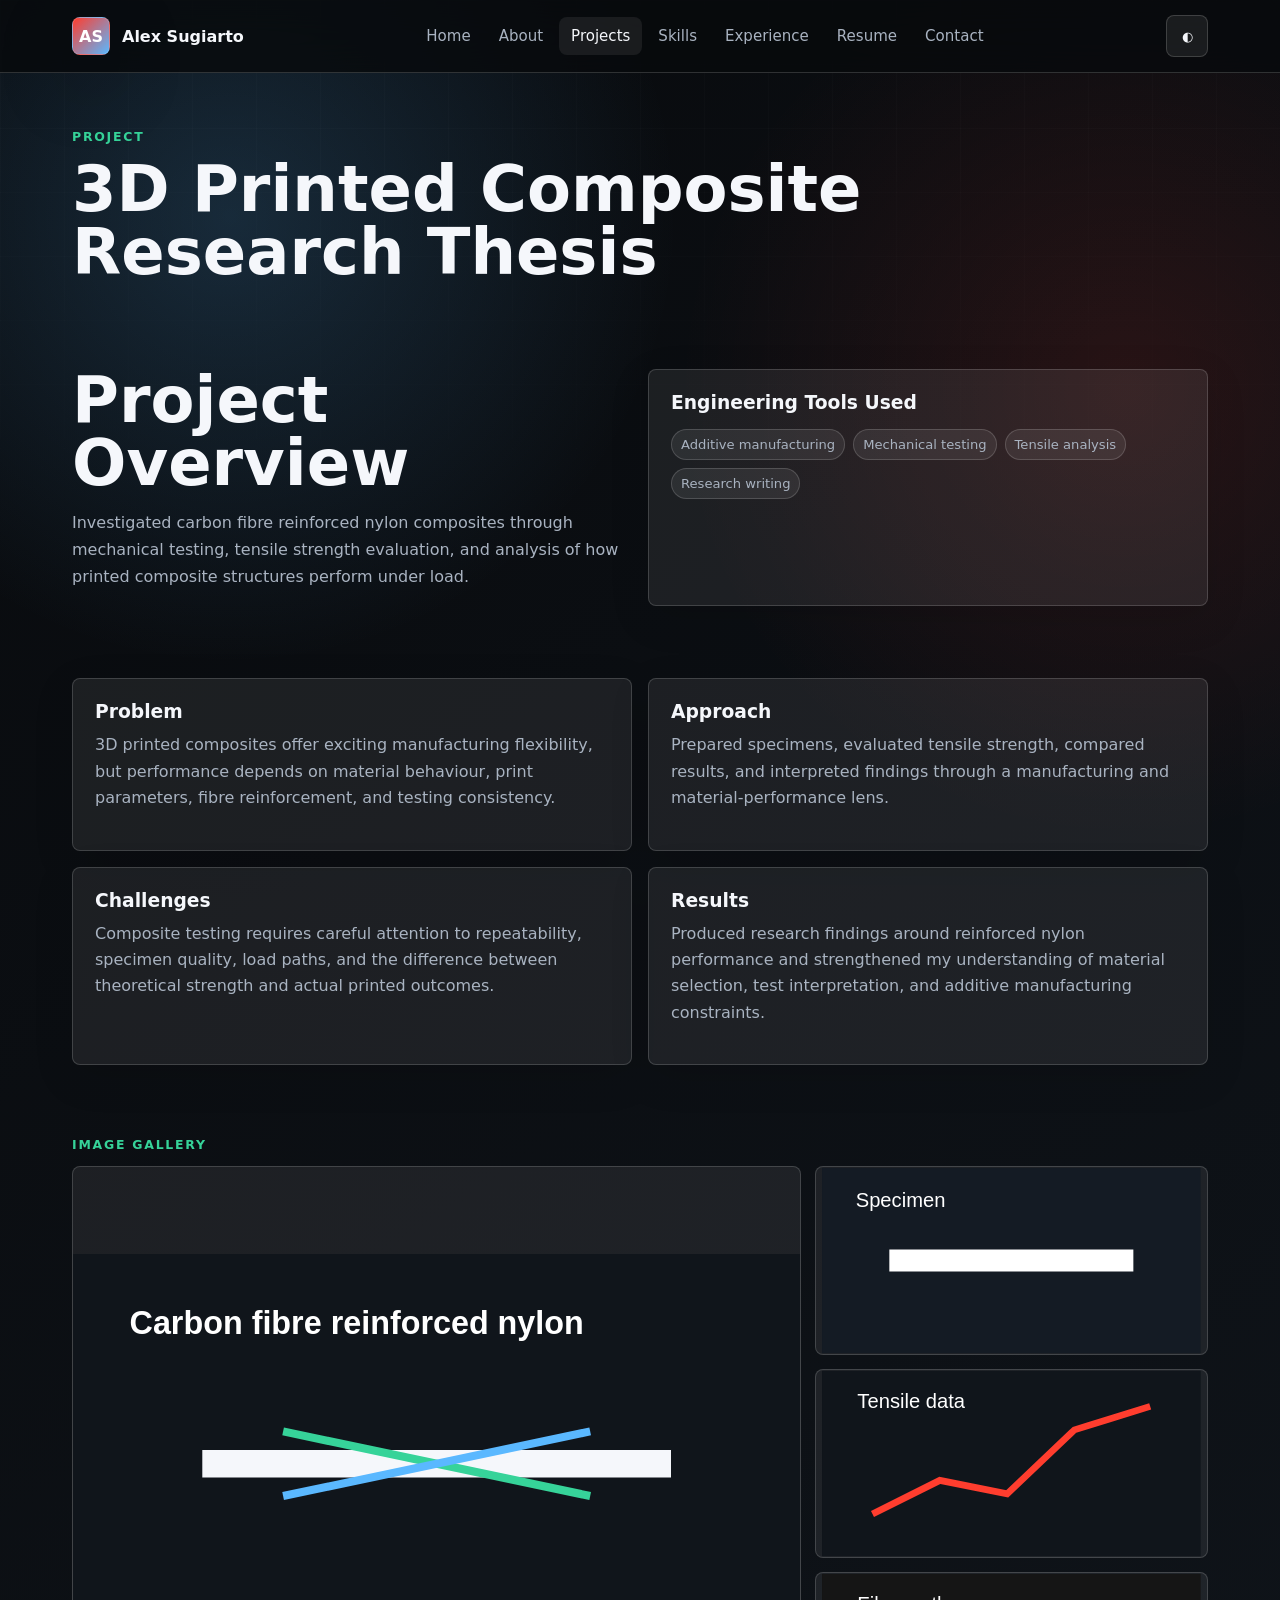
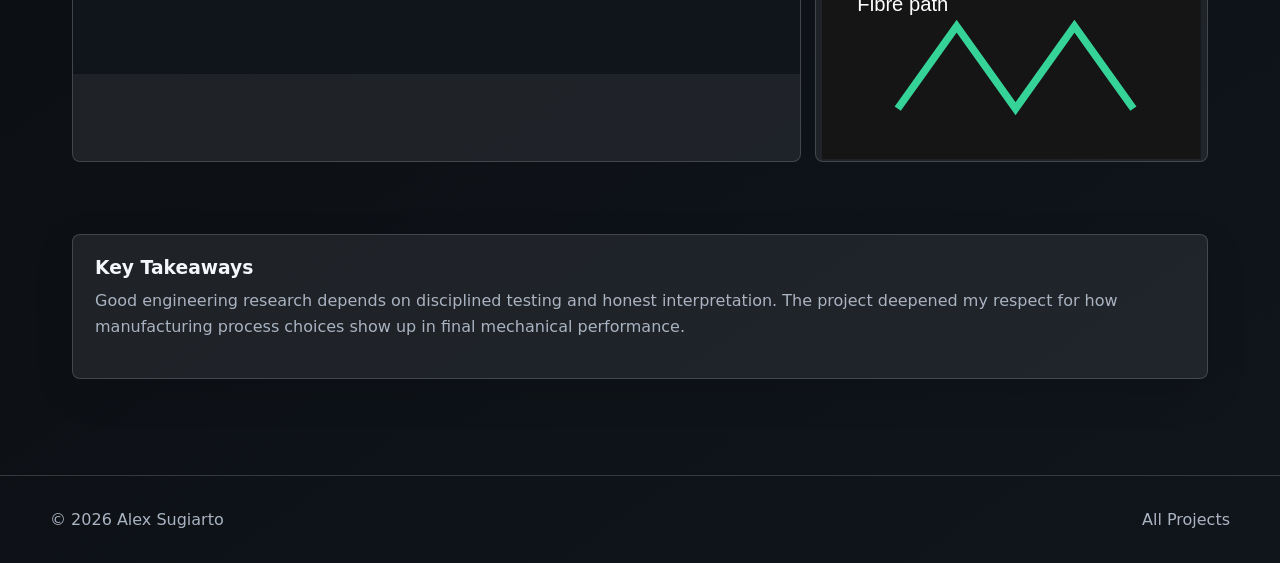
<file: projects/composite-thesis.html>
<!doctype html>
<html lang="en" data-theme="dark">
<head><meta charset="utf-8"><meta name="viewport" content="width=device-width, initial-scale=1"><title>Composite Research Thesis | Alex Sugiarto</title><link rel="stylesheet" href="../assets/styles.css"></head>
<body><header class="site-header"><nav class="nav"><a class="brand" href="../index.html"><span class="brand-mark">AS</span><span>Alex Sugiarto</span></a><div class="nav-links"><a href="../index.html">Home</a><a href="../about.html">About</a><a class="active" href="index.html">Projects</a><a href="../skills.html">Skills</a><a href="../experience.html">Experience</a><a href="../resume.html">Resume</a><a href="../contact.html">Contact</a></div><div class="nav-actions"><button class="icon-btn" data-theme-toggle aria-label="Toggle theme">◐</button><button class="menu-btn" data-menu-toggle aria-label="Open menu">☰</button></div></nav></header>
<main class="page"><p class="eyebrow reveal">Project</p><h1 class="page-title reveal">3D Printed Composite Research Thesis</h1><section class="section grid two reveal"><div><h2>Project Overview</h2><p class="section-copy">Investigated carbon fibre reinforced nylon composites through mechanical testing, tensile strength evaluation, and analysis of how printed composite structures perform under load.</p></div><div class="card"><h3>Engineering Tools Used</h3><div class="tag-list"><span class="tag">Additive manufacturing</span><span class="tag">Mechanical testing</span><span class="tag">Tensile analysis</span><span class="tag">Research writing</span></div></div></section><section class="section grid two reveal"><article class="card"><h3>Problem</h3><p>3D printed composites offer exciting manufacturing flexibility, but performance depends on material behaviour, print parameters, fibre reinforcement, and testing consistency.</p></article><article class="card"><h3>Approach</h3><p>Prepared specimens, evaluated tensile strength, compared results, and interpreted findings through a manufacturing and material-performance lens.</p></article><article class="card"><h3>Challenges</h3><p>Composite testing requires careful attention to repeatability, specimen quality, load paths, and the difference between theoretical strength and actual printed outcomes.</p></article><article class="card"><h3>Results</h3><p>Produced research findings around reinforced nylon performance and strengthened my understanding of material selection, test interpretation, and additive manufacturing constraints.</p></article></section><section class="section reveal" data-gallery><p class="eyebrow">Image Gallery</p><div class="gallery"><div class="gallery-main" data-gallery-main><svg viewBox="0 0 900 520"><rect width="900" height="520" fill="#10151b"/><path d="M160 260 H740" stroke="#f5f7fb" stroke-width="34"/><path d="M260 220 L640 300" stroke="#36d399" stroke-width="10"/><path d="M260 300 L640 220" stroke="#5ab8ff" stroke-width="10"/><text x="70" y="100" fill="#fff" font-size="40" font-family="Arial" font-weight="700">Carbon fibre reinforced nylon</text></svg></div><div class="gallery-stack"><button class="gallery-thumb" data-gallery-thumb><svg viewBox="0 0 450 220"><rect width="450" height="220" fill="#141b24"/><path d="M80 110 H370" stroke="#fff" stroke-width="26"/><text x="40" y="46" fill="#fff" font-size="24" font-family="Arial">Specimen</text></svg></button><button class="gallery-thumb" data-gallery-thumb><svg viewBox="0 0 450 220"><rect width="450" height="220" fill="#10151b"/><path d="M60 170 L140 130 L220 146 L300 70 L390 42" fill="none" stroke="#ff3d2e" stroke-width="8"/><text x="42" y="44" fill="#fff" font-size="24" font-family="Arial">Tensile data</text></svg></button><button class="gallery-thumb" data-gallery-thumb><svg viewBox="0 0 450 220"><rect width="450" height="220" fill="#151515"/><path d="M90 160 L160 62 L230 160 L300 62 L370 160" fill="none" stroke="#36d399" stroke-width="9"/><text x="42" y="44" fill="#fff" font-size="24" font-family="Arial">Fibre path</text></svg></button></div></div></section><section class="section reveal"><div class="card"><h3>Key Takeaways</h3><p>Good engineering research depends on disciplined testing and honest interpretation. The project deepened my respect for how manufacturing process choices show up in final mechanical performance.</p></div></section></main><footer class="footer"><div class="footer-inner"><span>© 2026 Alex Sugiarto</span><span><a href="index.html">All Projects</a></span></div></footer><script src="../assets/main.js"></script></body></html>
</file>
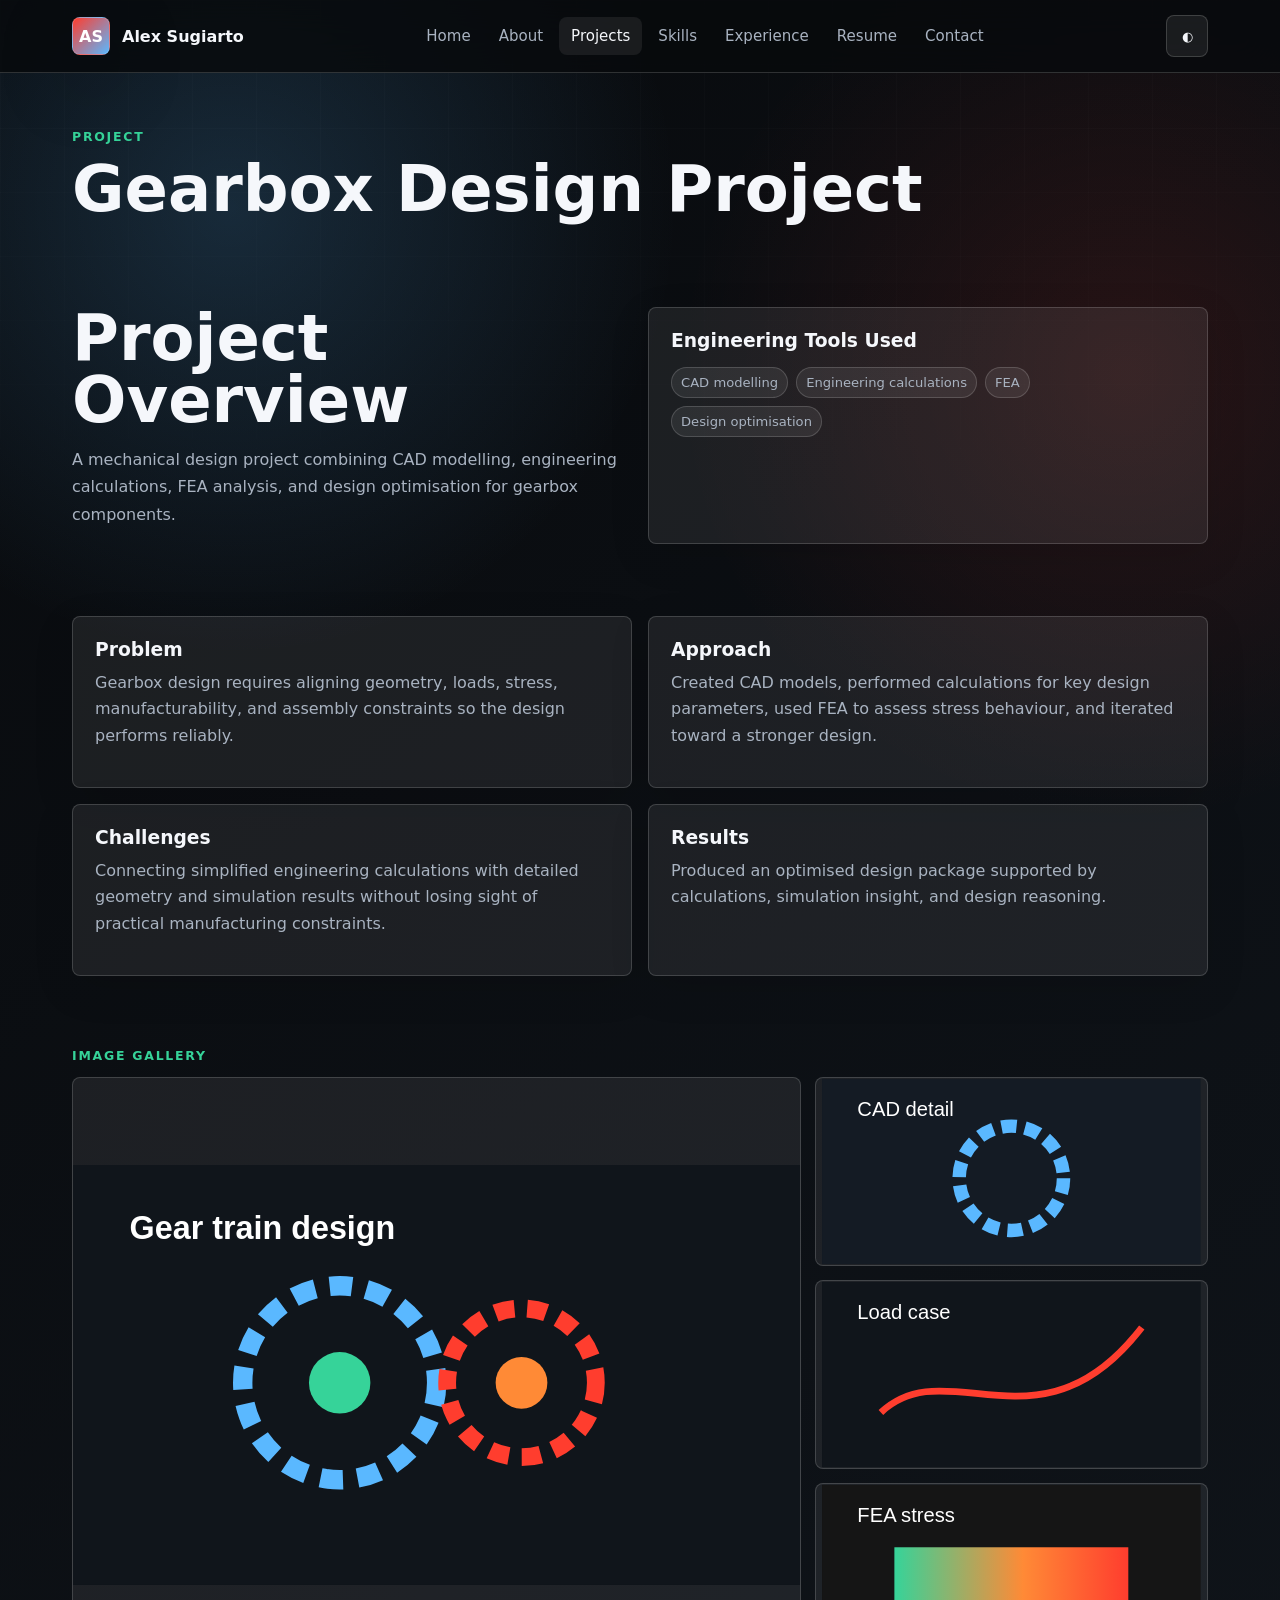
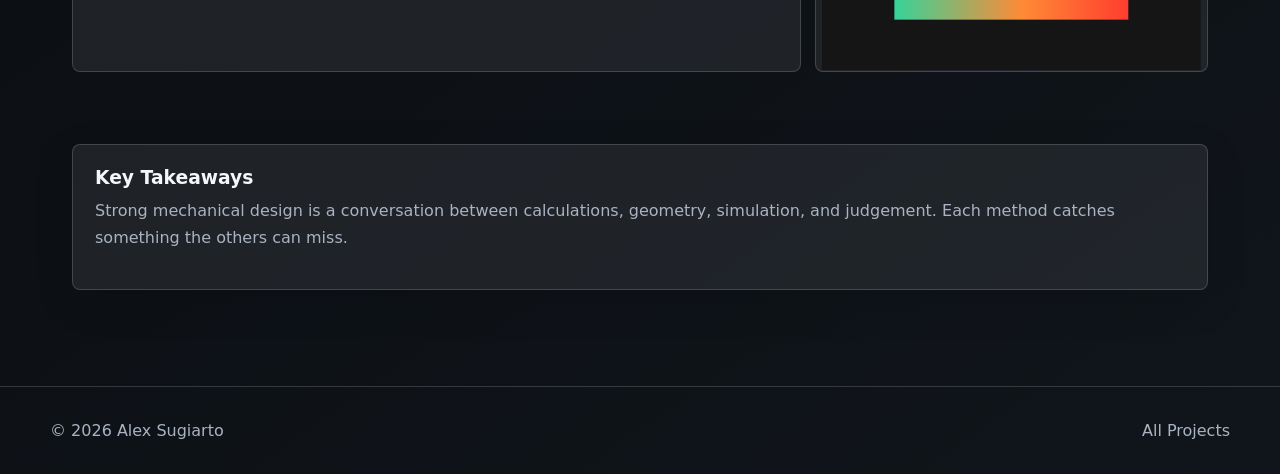
<file: projects/gearbox-design.html>
<!doctype html>
<html lang="en" data-theme="dark">
<head><meta charset="utf-8"><meta name="viewport" content="width=device-width, initial-scale=1"><title>Gearbox Design | Alex Sugiarto</title><link rel="stylesheet" href="../assets/styles.css"></head>
<body><header class="site-header"><nav class="nav"><a class="brand" href="../index.html"><span class="brand-mark">AS</span><span>Alex Sugiarto</span></a><div class="nav-links"><a href="../index.html">Home</a><a href="../about.html">About</a><a class="active" href="index.html">Projects</a><a href="../skills.html">Skills</a><a href="../experience.html">Experience</a><a href="../resume.html">Resume</a><a href="../contact.html">Contact</a></div><div class="nav-actions"><button class="icon-btn" data-theme-toggle aria-label="Toggle theme">◐</button><button class="menu-btn" data-menu-toggle aria-label="Open menu">☰</button></div></nav></header>
<main class="page"><p class="eyebrow reveal">Project</p><h1 class="page-title reveal">Gearbox Design Project</h1><section class="section grid two reveal"><div><h2>Project Overview</h2><p class="section-copy">A mechanical design project combining CAD modelling, engineering calculations, FEA analysis, and design optimisation for gearbox components.</p></div><div class="card"><h3>Engineering Tools Used</h3><div class="tag-list"><span class="tag">CAD modelling</span><span class="tag">Engineering calculations</span><span class="tag">FEA</span><span class="tag">Design optimisation</span></div></div></section><section class="section grid two reveal"><article class="card"><h3>Problem</h3><p>Gearbox design requires aligning geometry, loads, stress, manufacturability, and assembly constraints so the design performs reliably.</p></article><article class="card"><h3>Approach</h3><p>Created CAD models, performed calculations for key design parameters, used FEA to assess stress behaviour, and iterated toward a stronger design.</p></article><article class="card"><h3>Challenges</h3><p>Connecting simplified engineering calculations with detailed geometry and simulation results without losing sight of practical manufacturing constraints.</p></article><article class="card"><h3>Results</h3><p>Produced an optimised design package supported by calculations, simulation insight, and design reasoning.</p></article></section><section class="section reveal" data-gallery><p class="eyebrow">Image Gallery</p><div class="gallery"><div class="gallery-main" data-gallery-main><svg viewBox="0 0 900 520"><rect width="900" height="520" fill="#10151b"/><circle cx="330" cy="270" r="120" fill="none" stroke="#5ab8ff" stroke-width="24" stroke-dasharray="28 18"/><circle cx="555" cy="270" r="92" fill="none" stroke="#ff3d2e" stroke-width="22" stroke-dasharray="24 16"/><circle cx="330" cy="270" r="38" fill="#36d399"/><circle cx="555" cy="270" r="32" fill="#ff8a36"/><text x="70" y="92" fill="#fff" font-size="40" font-family="Arial" font-weight="700">Gear train design</text></svg></div><div class="gallery-stack"><button class="gallery-thumb" data-gallery-thumb><svg viewBox="0 0 450 220"><rect width="450" height="220" fill="#141b24"/><circle cx="225" cy="118" r="62" fill="none" stroke="#5ab8ff" stroke-width="16" stroke-dasharray="18 10"/><text x="42" y="44" fill="#fff" font-size="24" font-family="Arial">CAD detail</text></svg></button><button class="gallery-thumb" data-gallery-thumb><svg viewBox="0 0 450 220"><rect width="450" height="220" fill="#10151b"/><path d="M70 155 C150 80 260 210 380 54" fill="none" stroke="#ff3d2e" stroke-width="8"/><text x="42" y="44" fill="#fff" font-size="24" font-family="Arial">Load case</text></svg></button><button class="gallery-thumb" data-gallery-thumb><svg viewBox="0 0 450 220"><rect width="450" height="220" fill="#151515"/><rect x="86" y="74" width="278" height="86" fill="url(#g)"/><defs><linearGradient id="g"><stop stop-color="#36d399"/><stop offset=".55" stop-color="#ff8a36"/><stop offset="1" stop-color="#ff3d2e"/></linearGradient></defs><text x="42" y="44" fill="#fff" font-size="24" font-family="Arial">FEA stress</text></svg></button></div></div></section><section class="section reveal"><div class="card"><h3>Key Takeaways</h3><p>Strong mechanical design is a conversation between calculations, geometry, simulation, and judgement. Each method catches something the others can miss.</p></div></section></main><footer class="footer"><div class="footer-inner"><span>© 2026 Alex Sugiarto</span><span><a href="index.html">All Projects</a></span></div></footer><script src="../assets/main.js"></script></body></html>
</file>
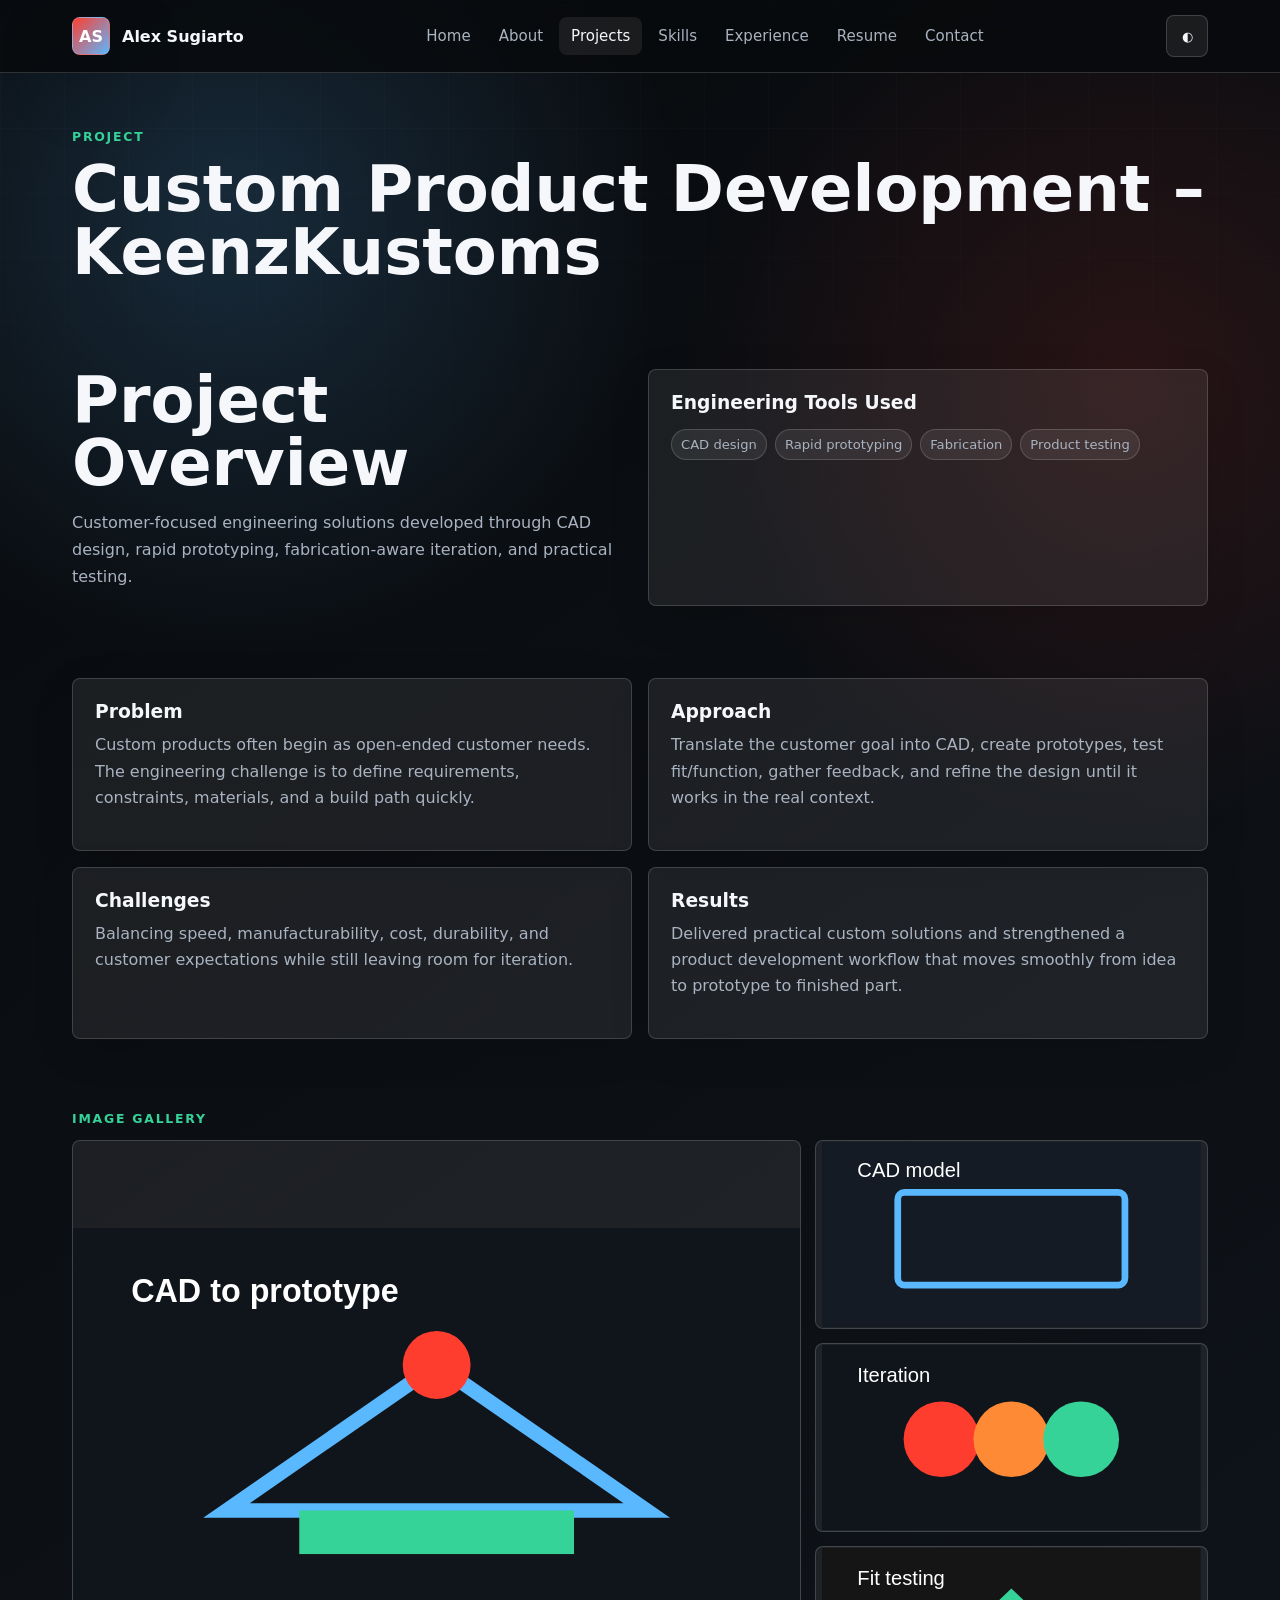
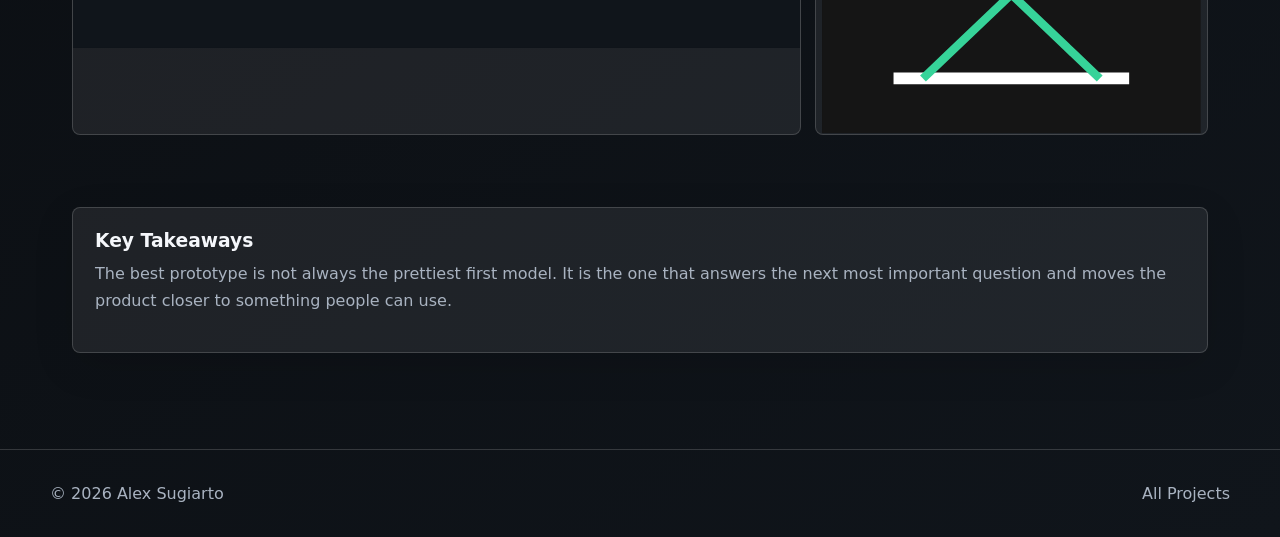
<file: projects/keenzkustoms.html>
<!doctype html>
<html lang="en" data-theme="dark">
<head><meta charset="utf-8"><meta name="viewport" content="width=device-width, initial-scale=1"><title>KeenzKustoms Product Development | Alex Sugiarto</title><link rel="stylesheet" href="../assets/styles.css"></head>
<body><header class="site-header"><nav class="nav"><a class="brand" href="../index.html"><span class="brand-mark">AS</span><span>Alex Sugiarto</span></a><div class="nav-links"><a href="../index.html">Home</a><a href="../about.html">About</a><a class="active" href="index.html">Projects</a><a href="../skills.html">Skills</a><a href="../experience.html">Experience</a><a href="../resume.html">Resume</a><a href="../contact.html">Contact</a></div><div class="nav-actions"><button class="icon-btn" data-theme-toggle aria-label="Toggle theme">◐</button><button class="menu-btn" data-menu-toggle aria-label="Open menu">☰</button></div></nav></header>
<main class="page"><p class="eyebrow reveal">Project</p><h1 class="page-title reveal">Custom Product Development – KeenzKustoms</h1><section class="section grid two reveal"><div><h2>Project Overview</h2><p class="section-copy">Customer-focused engineering solutions developed through CAD design, rapid prototyping, fabrication-aware iteration, and practical testing.</p></div><div class="card"><h3>Engineering Tools Used</h3><div class="tag-list"><span class="tag">CAD design</span><span class="tag">Rapid prototyping</span><span class="tag">Fabrication</span><span class="tag">Product testing</span></div></div></section><section class="section grid two reveal"><article class="card"><h3>Problem</h3><p>Custom products often begin as open-ended customer needs. The engineering challenge is to define requirements, constraints, materials, and a build path quickly.</p></article><article class="card"><h3>Approach</h3><p>Translate the customer goal into CAD, create prototypes, test fit/function, gather feedback, and refine the design until it works in the real context.</p></article><article class="card"><h3>Challenges</h3><p>Balancing speed, manufacturability, cost, durability, and customer expectations while still leaving room for iteration.</p></article><article class="card"><h3>Results</h3><p>Delivered practical custom solutions and strengthened a product development workflow that moves smoothly from idea to prototype to finished part.</p></article></section><section class="section reveal" data-gallery><p class="eyebrow">Image Gallery</p><div class="gallery"><div class="gallery-main" data-gallery-main><svg viewBox="0 0 900 520"><rect width="900" height="520" fill="#10151b"/><path d="M190 350 L450 170 L710 350 Z" fill="none" stroke="#5ab8ff" stroke-width="18"/><circle cx="450" cy="170" r="42" fill="#ff3d2e"/><rect x="280" y="350" width="340" height="54" fill="#36d399"/><text x="72" y="92" fill="#fff" font-size="40" font-family="Arial" font-weight="700">CAD to prototype</text></svg></div><div class="gallery-stack"><button class="gallery-thumb" data-gallery-thumb><svg viewBox="0 0 450 220"><rect width="450" height="220" fill="#141b24"/><rect x="90" y="60" width="270" height="110" rx="8" fill="none" stroke="#5ab8ff" stroke-width="8"/><text x="42" y="42" fill="#fff" font-size="24" font-family="Arial">CAD model</text></svg></button><button class="gallery-thumb" data-gallery-thumb><svg viewBox="0 0 450 220"><rect width="450" height="220" fill="#10151b"/><circle cx="142" cy="112" r="45" fill="#ff3d2e"/><circle cx="225" cy="112" r="45" fill="#ff8a36"/><circle cx="308" cy="112" r="45" fill="#36d399"/><text x="42" y="44" fill="#fff" font-size="24" font-family="Arial">Iteration</text></svg></button><button class="gallery-thumb" data-gallery-thumb><svg viewBox="0 0 450 220"><rect width="450" height="220" fill="#151515"/><path d="M85 155 H365" stroke="#fff" stroke-width="14"/><path d="M120 155 L225 55 L330 155" stroke="#36d399" stroke-width="10" fill="none"/><text x="42" y="44" fill="#fff" font-size="24" font-family="Arial">Fit testing</text></svg></button></div></div></section><section class="section reveal"><div class="card"><h3>Key Takeaways</h3><p>The best prototype is not always the prettiest first model. It is the one that answers the next most important question and moves the product closer to something people can use.</p></div></section></main><footer class="footer"><div class="footer-inner"><span>© 2026 Alex Sugiarto</span><span><a href="index.html">All Projects</a></span></div></footer><script src="../assets/main.js"></script></body></html>
</file>
<file: assets/styles.css>
:root {
  color-scheme: dark;
  --bg: #080a0d;
  --bg-2: #10151b;
  --surface: rgba(255, 255, 255, 0.075);
  --surface-strong: rgba(255, 255, 255, 0.12);
  --text: #f5f7fb;
  --muted: #a9b3c1;
  --line: rgba(255, 255, 255, 0.16);
  --accent: #ff3d2e;
  --accent-2: #36d399;
  --accent-3: #5ab8ff;
  --shadow: 0 24px 70px rgba(0, 0, 0, 0.34);
  --radius: 8px;
  --max: 1180px;
  --font: Inter, ui-sans-serif, system-ui, -apple-system, BlinkMacSystemFont, "Segoe UI", sans-serif;
}

:root[data-theme="light"] {
  color-scheme: light;
  --bg: #f6f7f9;
  --bg-2: #ffffff;
  --surface: rgba(9, 18, 29, 0.062);
  --surface-strong: rgba(9, 18, 29, 0.1);
  --text: #111722;
  --muted: #53606f;
  --line: rgba(11, 22, 34, 0.16);
  --shadow: 0 24px 70px rgba(28, 39, 55, 0.14);
}

* { box-sizing: border-box; }

html {
  scroll-behavior: smooth;
}

body {
  margin: 0;
  font-family: var(--font);
  background:
    radial-gradient(circle at 18% 10%, rgba(90, 184, 255, 0.18), transparent 28rem),
    radial-gradient(circle at 88% 18%, rgba(255, 61, 46, 0.12), transparent 28rem),
    linear-gradient(145deg, var(--bg), var(--bg-2));
  color: var(--text);
  min-height: 100vh;
  letter-spacing: 0;
}

body::before {
  content: "";
  position: fixed;
  inset: 0;
  pointer-events: none;
  background-image:
    linear-gradient(rgba(255,255,255,0.035) 1px, transparent 1px),
    linear-gradient(90deg, rgba(255,255,255,0.035) 1px, transparent 1px);
  background-size: 64px 64px;
  mask-image: linear-gradient(to bottom, rgba(0,0,0,0.55), transparent 70%);
}

a { color: inherit; text-decoration: none; }

img, svg { max-width: 100%; display: block; }

.site-header {
  position: sticky;
  top: 0;
  z-index: 20;
  backdrop-filter: blur(18px);
  background: color-mix(in srgb, var(--bg) 82%, transparent);
  border-bottom: 1px solid var(--line);
}

.nav {
  max-width: var(--max);
  margin: 0 auto;
  min-height: 72px;
  padding: 0 22px;
  display: flex;
  align-items: center;
  justify-content: space-between;
  gap: 18px;
}

.brand {
  display: inline-flex;
  align-items: center;
  gap: 12px;
  font-weight: 800;
  white-space: nowrap;
}

.brand-mark {
  width: 38px;
  height: 38px;
  display: grid;
  place-items: center;
  border: 1px solid var(--line);
  background: linear-gradient(135deg, var(--accent), var(--accent-3));
  color: #fff;
  border-radius: 8px;
  box-shadow: var(--shadow);
}

.nav-links {
  display: flex;
  align-items: center;
  gap: 4px;
}

.nav-links a {
  padding: 10px 12px;
  border-radius: 8px;
  color: var(--muted);
  font-size: 0.94rem;
}

.nav-links a:hover,
.nav-links a.active {
  color: var(--text);
  background: var(--surface);
}

.nav-actions {
  display: flex;
  gap: 8px;
  align-items: center;
}

.icon-btn,
.menu-btn {
  width: 42px;
  height: 42px;
  border: 1px solid var(--line);
  background: var(--surface);
  color: var(--text);
  border-radius: 8px;
  display: grid;
  place-items: center;
  cursor: pointer;
}

.menu-btn { display: none; }

.page {
  max-width: var(--max);
  margin: 0 auto;
  padding: 56px 22px 96px;
}

.hero {
  display: grid;
  grid-template-columns: minmax(0, 1.04fr) minmax(320px, 0.96fr);
  gap: clamp(28px, 5vw, 72px);
  align-items: center;
  min-height: calc(100vh - 90px);
  padding-top: 16px;
}

.eyebrow {
  color: var(--accent-2);
  text-transform: uppercase;
  font-size: 0.78rem;
  font-weight: 800;
  letter-spacing: 0.14em;
  margin: 0 0 14px;
}

h1, h2, h3, p { margin-top: 0; }

h1 {
  font-size: clamp(3rem, 9vw, 7.4rem);
  line-height: 0.92;
  margin-bottom: 20px;
}

.title-line {
  color: var(--muted);
  font-size: clamp(1.15rem, 2.2vw, 1.55rem);
  margin-bottom: 24px;
}

.lead {
  color: var(--muted);
  font-size: 1.08rem;
  line-height: 1.72;
  max-width: 70ch;
}

.hero-actions,
.button-row {
  display: flex;
  flex-wrap: wrap;
  gap: 12px;
  margin-top: 28px;
}

.btn {
  display: inline-flex;
  align-items: center;
  justify-content: center;
  gap: 10px;
  min-height: 46px;
  padding: 0 18px;
  border-radius: 8px;
  border: 1px solid var(--line);
  color: var(--text);
  background: var(--surface);
  font-weight: 800;
  cursor: pointer;
  transition: transform 180ms ease, background 180ms ease, border-color 180ms ease;
}

.btn:hover {
  transform: translateY(-2px);
  background: var(--surface-strong);
}

.btn.primary {
  border-color: transparent;
  background: linear-gradient(135deg, var(--accent), #ff8a36);
  color: #fff;
}

.visual-stage {
  position: relative;
  min-height: 520px;
  display: grid;
  align-items: end;
}

.portrait-card {
  border: 1px solid var(--line);
  border-radius: var(--radius);
  overflow: hidden;
  background: linear-gradient(160deg, rgba(255,255,255,0.12), rgba(255,255,255,0.035));
  box-shadow: var(--shadow);
}

.portrait-card img,
.portrait-card svg {
  width: 100%;
  aspect-ratio: 4 / 5;
  object-fit: cover;
}

.telemetry {
  position: absolute;
  left: -18px;
  bottom: 34px;
  width: min(310px, 72%);
  border: 1px solid var(--line);
  border-radius: var(--radius);
  padding: 16px;
  background: color-mix(in srgb, var(--bg-2) 78%, transparent);
  backdrop-filter: blur(18px);
  box-shadow: var(--shadow);
}

.telemetry strong { display: block; margin-bottom: 8px; }

.meter {
  height: 7px;
  border-radius: 999px;
  background: var(--surface);
  overflow: hidden;
  margin: 10px 0;
}

.meter span {
  display: block;
  height: 100%;
  width: var(--value);
  background: linear-gradient(90deg, var(--accent), var(--accent-2), var(--accent-3));
}

.section {
  padding: 72px 0 0;
}

.section-head {
  display: flex;
  align-items: end;
  justify-content: space-between;
  gap: 24px;
  margin-bottom: 26px;
}

.section h2,
.page-title {
  font-size: clamp(2.05rem, 5vw, 4.4rem);
  line-height: 0.98;
  margin-bottom: 14px;
}

.section-copy {
  color: var(--muted);
  line-height: 1.7;
  max-width: 760px;
}

.grid {
  display: grid;
  gap: 16px;
}

.grid.two { grid-template-columns: repeat(2, minmax(0, 1fr)); }
.grid.three { grid-template-columns: repeat(3, minmax(0, 1fr)); }
.grid.four { grid-template-columns: repeat(4, minmax(0, 1fr)); }

.card {
  border: 1px solid var(--line);
  border-radius: var(--radius);
  background: var(--surface);
  padding: 22px;
  box-shadow: 0 12px 40px rgba(0,0,0,0.12);
}

.card h3 { margin-bottom: 10px; }

.card p,
.card li {
  color: var(--muted);
  line-height: 1.65;
}

.snapshot {
  display: grid;
  grid-template-columns: repeat(3, minmax(0, 1fr));
  gap: 12px;
}

.snapshot span {
  min-height: 74px;
  border: 1px solid var(--line);
  border-radius: 8px;
  background: var(--surface);
  padding: 14px;
  display: flex;
  align-items: end;
  font-weight: 800;
}

.project-card {
  display: grid;
  min-height: 300px;
  overflow: hidden;
  padding: 0;
}

.project-card .project-art {
  min-height: 155px;
  background: linear-gradient(135deg, rgba(255,61,46,0.24), rgba(90,184,255,0.2));
  border-bottom: 1px solid var(--line);
  display: grid;
  place-items: center;
}

.project-card .project-body {
  padding: 20px;
}

.mini-art {
  width: 100%;
  aspect-ratio: 16 / 9;
  border: 1px solid var(--line);
  border-radius: 8px;
  overflow: hidden;
  margin-bottom: 16px;
  background: var(--surface);
}

.mini-art svg {
  width: 100%;
  height: 100%;
}

.tag-list {
  display: flex;
  flex-wrap: wrap;
  gap: 8px;
  margin-top: 16px;
}

.tag {
  border: 1px solid var(--line);
  background: var(--surface);
  padding: 7px 9px;
  border-radius: 999px;
  color: var(--muted);
  font-size: 0.82rem;
}

.timeline {
  position: relative;
  display: grid;
  gap: 16px;
}

.timeline::before {
  content: "";
  position: absolute;
  left: 14px;
  top: 10px;
  bottom: 10px;
  width: 2px;
  background: var(--line);
}

.timeline-item {
  position: relative;
  padding-left: 46px;
}

.timeline-item::before {
  content: "";
  position: absolute;
  left: 6px;
  top: 22px;
  width: 18px;
  height: 18px;
  border-radius: 999px;
  background: var(--accent);
  box-shadow: 0 0 0 8px color-mix(in srgb, var(--accent) 22%, transparent);
}

.gallery {
  display: grid;
  grid-template-columns: 1.3fr 0.7fr;
  gap: 14px;
}

.gallery-main,
.gallery-thumb {
  border: 1px solid var(--line);
  border-radius: var(--radius);
  background: var(--surface);
  overflow: hidden;
}

.gallery-main svg,
.gallery-thumb svg {
  width: 100%;
  height: 100%;
}

.gallery-main {
  min-height: 420px;
}

.gallery-stack {
  display: grid;
  gap: 14px;
}

.gallery-thumb {
  min-height: 132px;
  cursor: pointer;
}

.skill-card {
  position: relative;
  overflow: hidden;
}

.skill-card::after {
  content: "";
  position: absolute;
  inset: auto 0 0 0;
  height: 4px;
  background: linear-gradient(90deg, var(--accent), var(--accent-2), var(--accent-3));
  transform: scaleX(var(--level, 0.8));
  transform-origin: left;
}

.resume-frame {
  width: 100%;
  min-height: 720px;
  border: 1px solid var(--line);
  border-radius: var(--radius);
  background: var(--surface);
}

.contact-form {
  display: grid;
  gap: 12px;
}

.field {
  display: grid;
  gap: 7px;
  color: var(--muted);
  font-weight: 700;
}

input, textarea {
  width: 100%;
  border: 1px solid var(--line);
  border-radius: 8px;
  background: color-mix(in srgb, var(--bg-2) 72%, transparent);
  color: var(--text);
  min-height: 46px;
  padding: 12px 13px;
  font: inherit;
}

textarea {
  min-height: 150px;
  resize: vertical;
}

.footer {
  border-top: 1px solid var(--line);
  padding: 34px 22px;
  color: var(--muted);
}

.footer-inner {
  max-width: var(--max);
  margin: 0 auto;
  display: flex;
  justify-content: space-between;
  gap: 18px;
  flex-wrap: wrap;
}

.reveal {
  opacity: 0;
  transform: translateY(22px);
  transition: opacity 650ms ease, transform 650ms ease;
}

.reveal.in-view {
  opacity: 1;
  transform: translateY(0);
}

@media (max-width: 980px) {
  .hero,
  .grid.two,
  .grid.three,
  .grid.four,
  .gallery {
    grid-template-columns: 1fr;
  }

  .visual-stage {
    min-height: auto;
  }

  .telemetry {
    position: relative;
    left: auto;
    bottom: auto;
    width: 100%;
    margin-top: 12px;
  }

  .snapshot {
    grid-template-columns: repeat(2, minmax(0, 1fr));
  }

  .nav-links {
    position: fixed;
    inset: 72px 12px auto;
    display: none;
    flex-direction: column;
    align-items: stretch;
    padding: 10px;
    border: 1px solid var(--line);
    border-radius: 8px;
    background: var(--bg-2);
    box-shadow: var(--shadow);
  }

  .nav-links.open {
    display: flex;
  }

  .menu-btn { display: grid; }
}

@media (max-width: 620px) {
  .page { padding-top: 34px; }
  .snapshot { grid-template-columns: 1fr; }
  .section-head { display: block; }
  .hero-actions .btn,
  .button-row .btn { width: 100%; }
  .gallery-main { min-height: 300px; }
}

@media (prefers-reduced-motion: reduce) {
  *, *::before, *::after {
    animation-duration: 0.01ms !important;
    transition-duration: 0.01ms !important;
    scroll-behavior: auto !important;
  }
}
</file>
